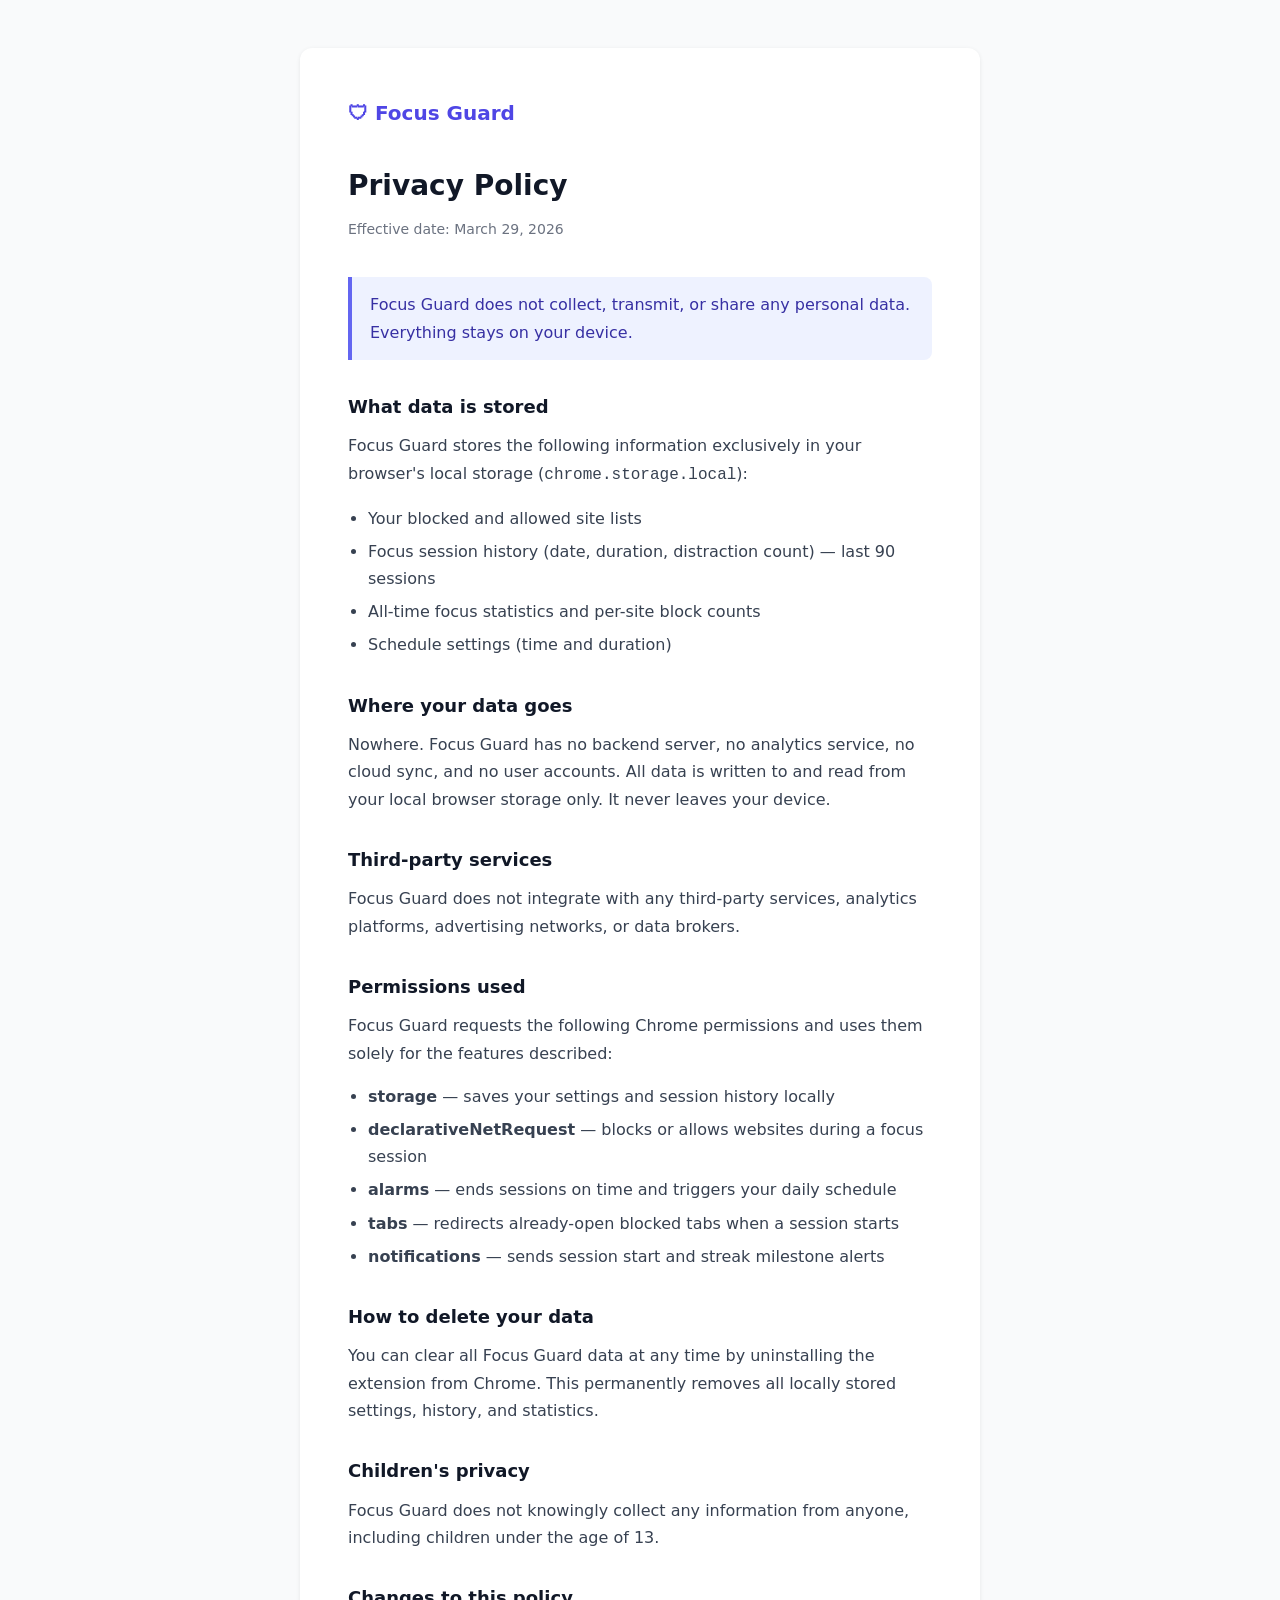
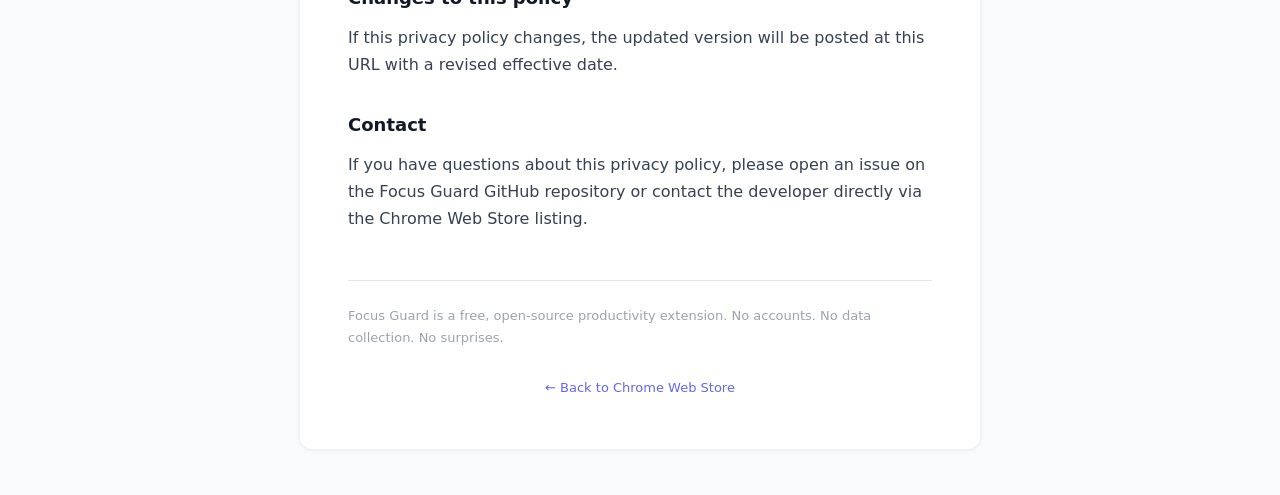
<file: index.html>
<!DOCTYPE html>
<html lang="en">
<head>
  <meta charset="UTF-8" />
  <meta name="viewport" content="width=device-width, initial-scale=1.0" />
  <title>Privacy Policy — Focus Guard</title>
  <style>
    *, *::before, *::after { box-sizing: border-box; margin: 0; padding: 0; }

    body {
      font-family: -apple-system, BlinkMacSystemFont, 'Segoe UI', system-ui, sans-serif;
      font-size: 16px;
      line-height: 1.7;
      color: #111827;
      background: #f9fafb;
      padding: 48px 24px;
    }

    .container {
      max-width: 680px;
      margin: 0 auto;
      background: white;
      border-radius: 12px;
      padding: 48px;
      box-shadow: 0 1px 4px rgba(0,0,0,0.08);
    }

    .logo {
      display: flex;
      align-items: center;
      gap: 10px;
      font-weight: 700;
      font-size: 20px;
      color: #4f46e5;
      margin-bottom: 32px;
    }

    h1 {
      font-size: 28px;
      font-weight: 700;
      color: #111827;
      margin-bottom: 8px;
    }

    .effective-date {
      font-size: 14px;
      color: #6b7280;
      margin-bottom: 36px;
    }

    h2 {
      font-size: 18px;
      font-weight: 700;
      color: #111827;
      margin: 32px 0 10px;
    }

    p { margin-bottom: 16px; color: #374151; }

    ul {
      margin: 8px 0 16px 20px;
      color: #374151;
    }

    ul li { margin-bottom: 6px; }

    .highlight {
      background: #eef2ff;
      border-left: 4px solid #6366f1;
      padding: 14px 18px;
      border-radius: 0 8px 8px 0;
      margin: 24px 0;
      font-weight: 500;
      color: #3730a3;
    }

    .footer {
      margin-top: 48px;
      padding-top: 24px;
      border-top: 1px solid #e5e7eb;
      font-size: 13px;
      color: #9ca3af;
    }
  </style>
</head>
<body>
  <div class="container">

    <div class="logo">🛡 Focus Guard</div>

    <h1>Privacy Policy</h1>
    <p class="effective-date">Effective date: March 29, 2026</p>

    <div class="highlight">
      Focus Guard does not collect, transmit, or share any personal data. Everything stays on your device.
    </div>

    <h2>What data is stored</h2>
    <p>Focus Guard stores the following information exclusively in your browser's local storage (<code>chrome.storage.local</code>):</p>
    <ul>
      <li>Your blocked and allowed site lists</li>
      <li>Focus session history (date, duration, distraction count) — last 90 sessions</li>
      <li>All-time focus statistics and per-site block counts</li>
      <li>Schedule settings (time and duration)</li>
    </ul>

    <h2>Where your data goes</h2>
    <p>Nowhere. Focus Guard has no backend server, no analytics service, no cloud sync, and no user accounts. All data is written to and read from your local browser storage only. It never leaves your device.</p>

    <h2>Third-party services</h2>
    <p>Focus Guard does not integrate with any third-party services, analytics platforms, advertising networks, or data brokers.</p>

    <h2>Permissions used</h2>
    <p>Focus Guard requests the following Chrome permissions and uses them solely for the features described:</p>
    <ul>
      <li><strong>storage</strong> — saves your settings and session history locally</li>
      <li><strong>declarativeNetRequest</strong> — blocks or allows websites during a focus session</li>
      <li><strong>alarms</strong> — ends sessions on time and triggers your daily schedule</li>
      <li><strong>tabs</strong> — redirects already-open blocked tabs when a session starts</li>
      <li><strong>notifications</strong> — sends session start and streak milestone alerts</li>
    </ul>

    <h2>How to delete your data</h2>
    <p>You can clear all Focus Guard data at any time by uninstalling the extension from Chrome. This permanently removes all locally stored settings, history, and statistics.</p>

    <h2>Children's privacy</h2>
    <p>Focus Guard does not knowingly collect any information from anyone, including children under the age of 13.</p>

    <h2>Changes to this policy</h2>
    <p>If this privacy policy changes, the updated version will be posted at this URL with a revised effective date.</p>

    <h2>Contact</h2>
    <p>If you have questions about this privacy policy, please open an issue on the Focus Guard GitHub repository or contact the developer directly via the Chrome Web Store listing.</p>

    <div class="footer">
      Focus Guard is a free, open-source productivity extension. No accounts. No data collection. No surprises.
    </div>

    <div style="margin-top: 24px; text-align:center;">
      <a href="https://chrome.google.com/webstore" style="font-size:13px; color:#6366f1; text-decoration:none;">← Back to Chrome Web Store</a>
    </div>

  </div>
</body>
</html>
</file>
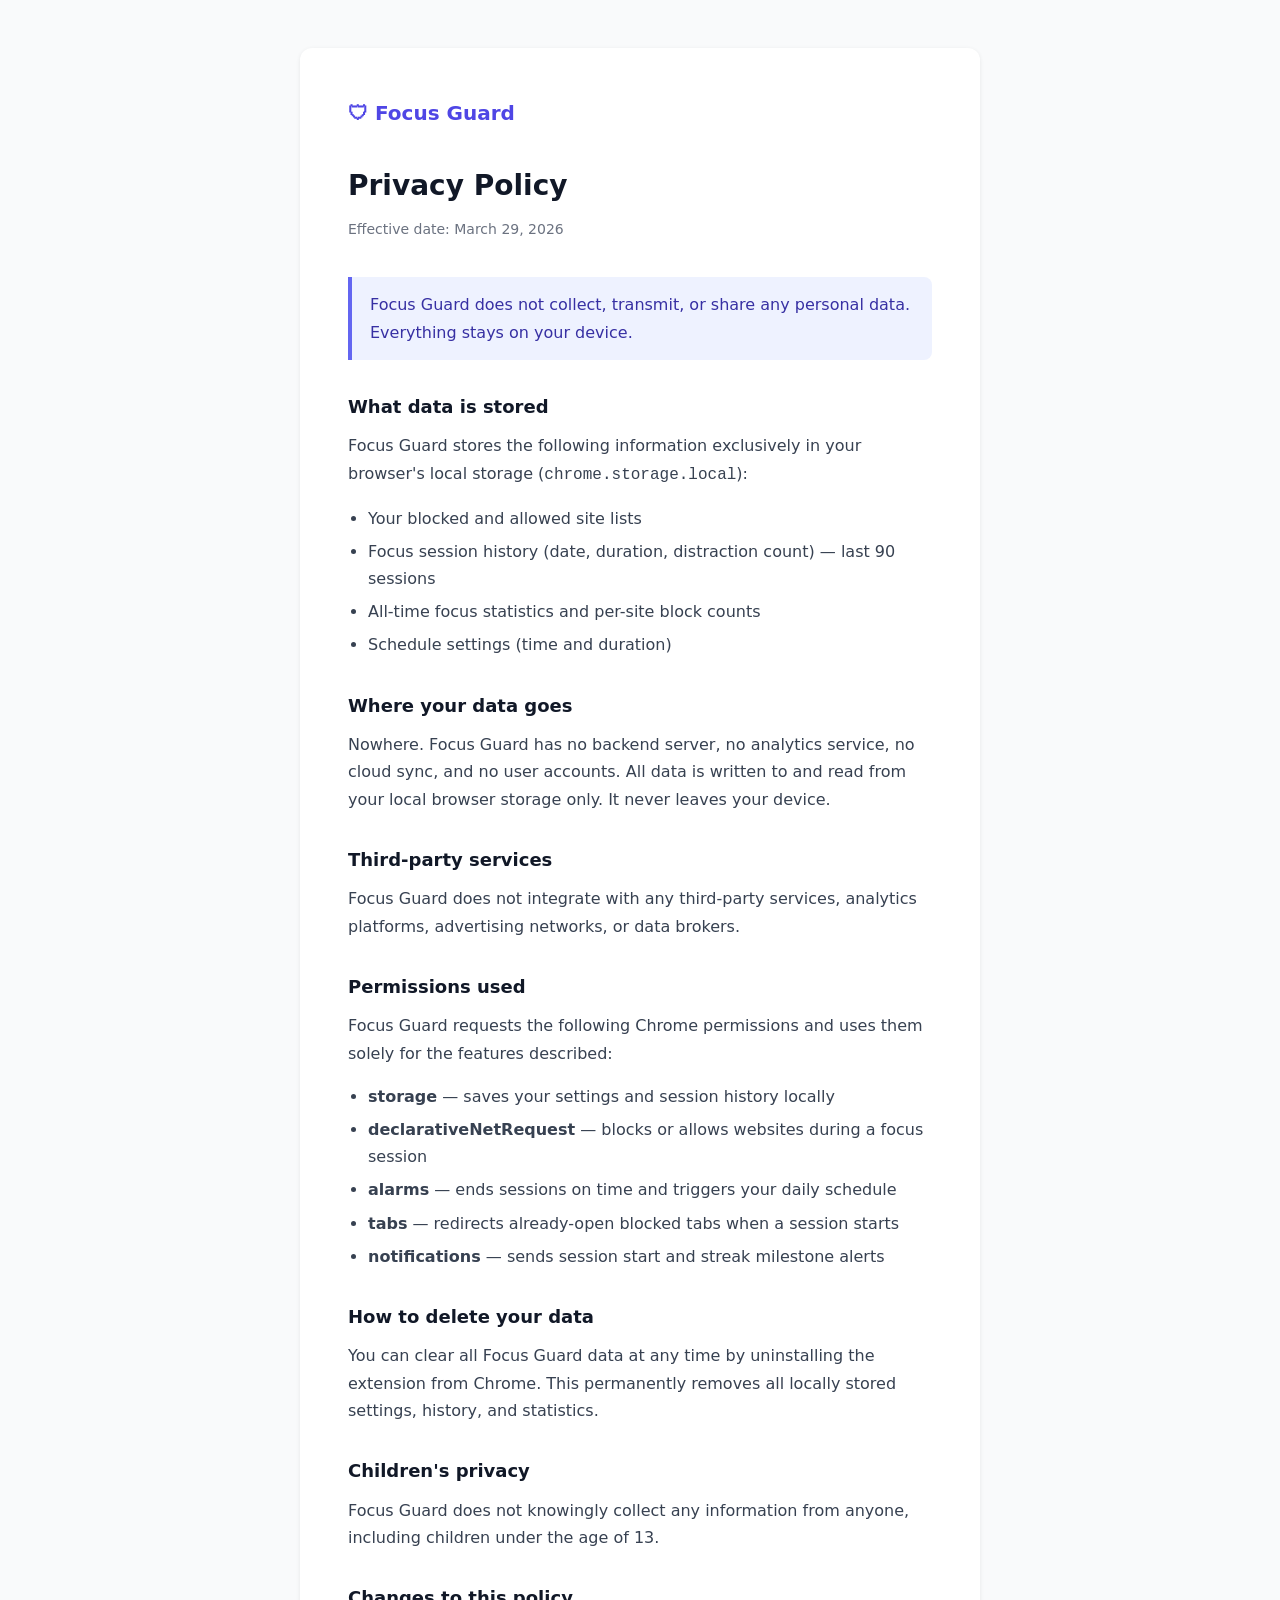
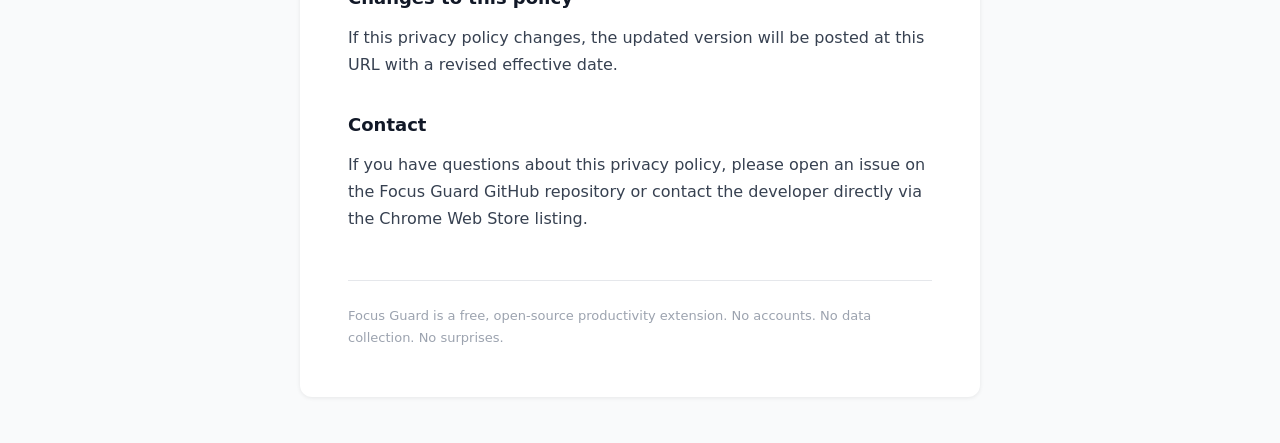
<file: privacy.html>
<!DOCTYPE html>
<html lang="en">
<head>
  <meta charset="UTF-8" />
  <meta name="viewport" content="width=device-width, initial-scale=1.0" />
  <title>Privacy Policy — Focus Guard</title>
  <style>
    *, *::before, *::after { box-sizing: border-box; margin: 0; padding: 0; }

    body {
      font-family: -apple-system, BlinkMacSystemFont, 'Segoe UI', system-ui, sans-serif;
      font-size: 16px;
      line-height: 1.7;
      color: #111827;
      background: #f9fafb;
      padding: 48px 24px;
    }

    .container {
      max-width: 680px;
      margin: 0 auto;
      background: white;
      border-radius: 12px;
      padding: 48px;
      box-shadow: 0 1px 4px rgba(0,0,0,0.08);
    }

    .logo {
      display: flex;
      align-items: center;
      gap: 10px;
      font-weight: 700;
      font-size: 20px;
      color: #4f46e5;
      margin-bottom: 32px;
    }

    h1 {
      font-size: 28px;
      font-weight: 700;
      color: #111827;
      margin-bottom: 8px;
    }

    .effective-date {
      font-size: 14px;
      color: #6b7280;
      margin-bottom: 36px;
    }

    h2 {
      font-size: 18px;
      font-weight: 700;
      color: #111827;
      margin: 32px 0 10px;
    }

    p { margin-bottom: 16px; color: #374151; }

    ul {
      margin: 8px 0 16px 20px;
      color: #374151;
    }

    ul li { margin-bottom: 6px; }

    .highlight {
      background: #eef2ff;
      border-left: 4px solid #6366f1;
      padding: 14px 18px;
      border-radius: 0 8px 8px 0;
      margin: 24px 0;
      font-weight: 500;
      color: #3730a3;
    }

    .footer {
      margin-top: 48px;
      padding-top: 24px;
      border-top: 1px solid #e5e7eb;
      font-size: 13px;
      color: #9ca3af;
    }
  </style>
</head>
<body>
  <div class="container">

    <div class="logo">🛡 Focus Guard</div>

    <h1>Privacy Policy</h1>
    <p class="effective-date">Effective date: March 29, 2026</p>

    <div class="highlight">
      Focus Guard does not collect, transmit, or share any personal data. Everything stays on your device.
    </div>

    <h2>What data is stored</h2>
    <p>Focus Guard stores the following information exclusively in your browser's local storage (<code>chrome.storage.local</code>):</p>
    <ul>
      <li>Your blocked and allowed site lists</li>
      <li>Focus session history (date, duration, distraction count) — last 90 sessions</li>
      <li>All-time focus statistics and per-site block counts</li>
      <li>Schedule settings (time and duration)</li>
    </ul>

    <h2>Where your data goes</h2>
    <p>Nowhere. Focus Guard has no backend server, no analytics service, no cloud sync, and no user accounts. All data is written to and read from your local browser storage only. It never leaves your device.</p>

    <h2>Third-party services</h2>
    <p>Focus Guard does not integrate with any third-party services, analytics platforms, advertising networks, or data brokers.</p>

    <h2>Permissions used</h2>
    <p>Focus Guard requests the following Chrome permissions and uses them solely for the features described:</p>
    <ul>
      <li><strong>storage</strong> — saves your settings and session history locally</li>
      <li><strong>declarativeNetRequest</strong> — blocks or allows websites during a focus session</li>
      <li><strong>alarms</strong> — ends sessions on time and triggers your daily schedule</li>
      <li><strong>tabs</strong> — redirects already-open blocked tabs when a session starts</li>
      <li><strong>notifications</strong> — sends session start and streak milestone alerts</li>
    </ul>

    <h2>How to delete your data</h2>
    <p>You can clear all Focus Guard data at any time by uninstalling the extension from Chrome. This permanently removes all locally stored settings, history, and statistics.</p>

    <h2>Children's privacy</h2>
    <p>Focus Guard does not knowingly collect any information from anyone, including children under the age of 13.</p>

    <h2>Changes to this policy</h2>
    <p>If this privacy policy changes, the updated version will be posted at this URL with a revised effective date.</p>

    <h2>Contact</h2>
    <p>If you have questions about this privacy policy, please open an issue on the Focus Guard GitHub repository or contact the developer directly via the Chrome Web Store listing.</p>

    <div class="footer">
      Focus Guard is a free, open-source productivity extension. No accounts. No data collection. No surprises.
    </div>

  </div>
</body>
</html>
</file>
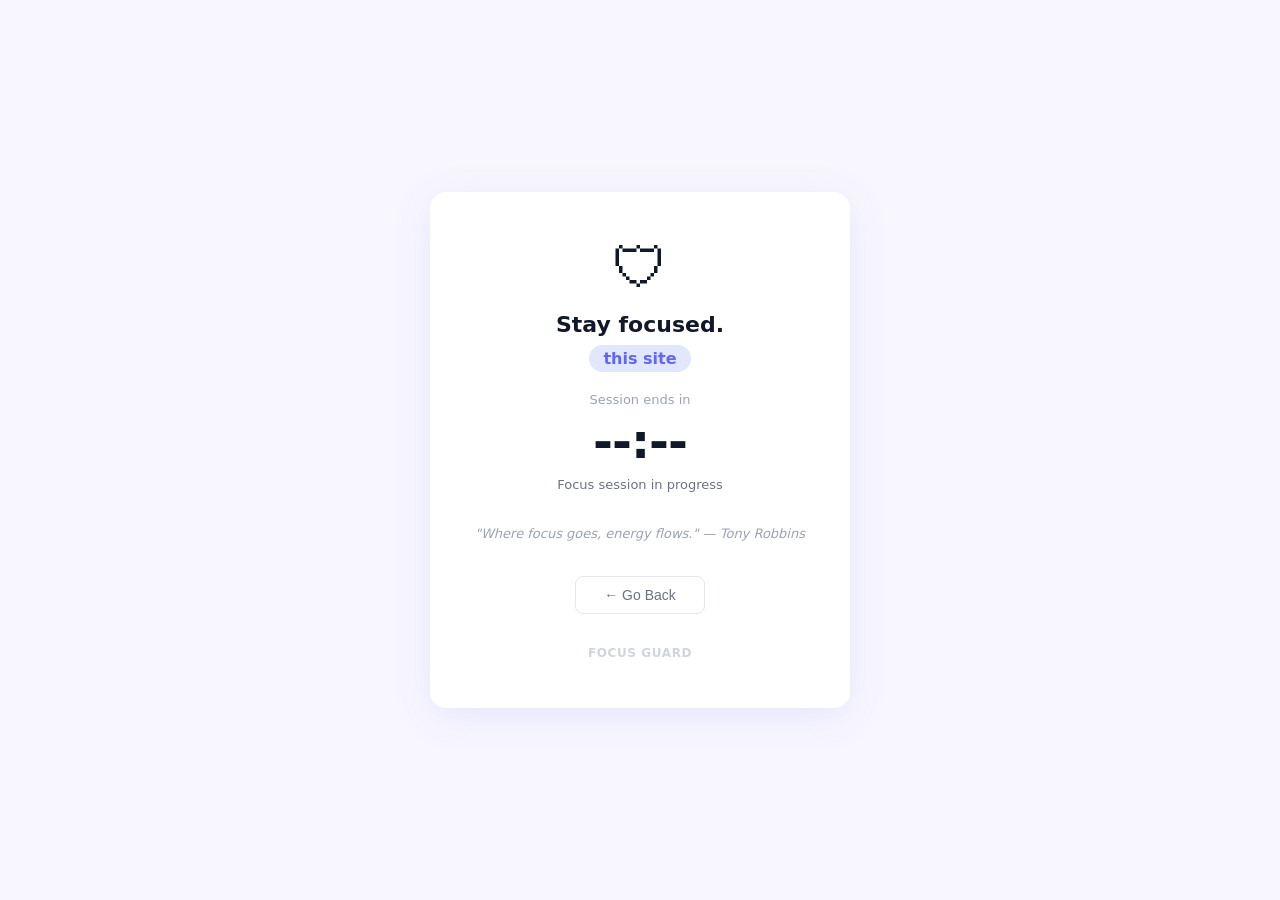
<file: extension/blocked.html>
<!DOCTYPE html>
<html lang="en">
<head>
  <meta charset="UTF-8" />
  <meta name="viewport" content="width=device-width, initial-scale=1.0" />
  <meta name="color-scheme" content="dark light" />
  <title>Site Blocked — Focus Guard</title>
  <style>
    *, *::before, *::after { box-sizing: border-box; margin: 0; padding: 0; }

    body {
      min-height: 100vh;
      display: flex;
      align-items: center;
      justify-content: center;
      background: #f8f7ff;
      font-family: -apple-system, BlinkMacSystemFont, 'Segoe UI', system-ui, sans-serif;
      color: #111827;
    }

    .card {
      background: white;
      border-radius: 16px;
      box-shadow: 0 8px 40px rgba(99, 102, 241, 0.12);
      padding: 48px 40px;
      max-width: 420px;
      width: 90%;
      text-align: center;
    }

    .shield { font-size: 56px; margin-bottom: 16px; line-height: 1; }

    h1 {
      font-size: 22px;
      font-weight: 700;
      color: #111827;
      margin-bottom: 8px;
    }

    .domain {
      display: inline-block;
      font-size: 16px;
      font-weight: 600;
      color: #6366f1;
      background: #e0e7ff;
      padding: 4px 14px;
      border-radius: 20px;
      margin-bottom: 20px;
    }

    .timer-label {
      font-size: 13px;
      color: #9ca3af;
      margin-bottom: 6px;
    }

    .countdown {
      font-size: 48px;
      font-weight: 700;
      font-variant-numeric: tabular-nums;
      letter-spacing: -0.02em;
      color: #111827;
      margin-bottom: 8px;
    }

    .session-label {
      font-size: 13px;
      color: #6b7280;
      margin-bottom: 32px;
    }

    .quote {
      font-size: 13px;
      color: #9ca3af;
      font-style: italic;
      margin-bottom: 32px;
      line-height: 1.5;
    }

    .btn-back {
      display: inline-block;
      padding: 10px 28px;
      background: white;
      color: #6b7280;
      border: 1.5px solid #e5e7eb;
      border-radius: 8px;
      font-size: 14px;
      font-weight: 500;
      cursor: pointer;
      text-decoration: none;
      transition: border-color 0.15s, color 0.15s;
    }

    .btn-back:hover { border-color: #6366f1; color: #6366f1; }

    .logo {
      margin-top: 32px;
      font-size: 12px;
      color: #d1d5db;
      font-weight: 600;
      letter-spacing: 0.05em;
    }

    @media (prefers-color-scheme: dark) {
      body {
        background: #111827;
        color: #f9fafb;
      }
      .card {
        background: #1f2937;
        box-shadow: 0 4px 24px rgba(0,0,0,0.4);
      }
      h1 { color: #f9fafb; }
      .domain {
        color: #818cf8;
        background: #1e1b4b;
      }
      .countdown { color: #f9fafb; }
      .quote { color: #9ca3af; }
      .session-label { color: #9ca3af; }
      .btn-back {
        background: #1f2937;
        color: #d1d5db;
        border-color: #4b5563;
      }
      .btn-back:hover { border-color: #818cf8; color: #818cf8; }
      .logo { color: #6b7280; }
    }
  </style>
</head>
<body>
  <div class="card">
    <div class="shield">🛡</div>
    <h1>Stay focused.</h1>
    <div class="domain" id="domain-display">this site</div>
    <div class="timer-label">Session ends in</div>
    <div class="countdown" id="countdown">--:--</div>
    <div class="session-label" id="session-label">Focus session in progress</div>
    <p class="quote" id="motivational-quote"></p>
    <button class="btn-back" id="btn-go-back">← Go Back</button>
    <div class="logo">FOCUS GUARD</div>
  </div>
  <script src="blocked.js"></script>
</body>
</html>
</file>
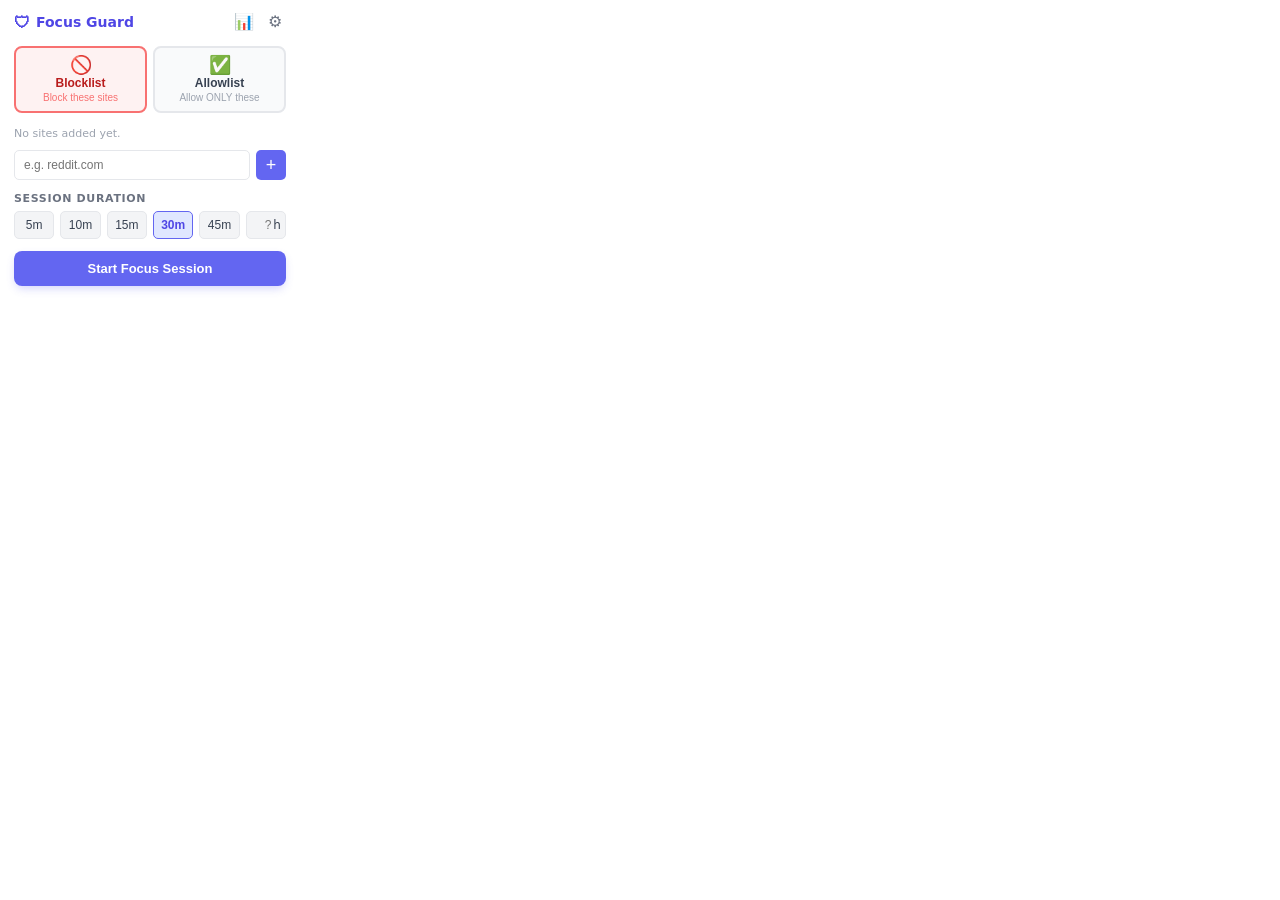
<file: extension/popup.html>
<!DOCTYPE html>
<html lang="en">
<head>
  <meta charset="UTF-8" />
  <meta name="viewport" content="width=device-width, initial-scale=1.0" />
  <title>Focus Guard</title>
  <link rel="stylesheet" href="popup.css" />
</head>
<body>

  <!-- ── Idle View ── -->
  <div id="view-idle" class="view">
    <header class="header">
      <div class="logo">
        <span class="logo-icon">🛡</span>
        <span class="logo-text">Focus Guard</span>
      </div>
      <div class="header-right">
        <button id="btn-stats-idle" class="icon-btn" title="Stats">📊</button>
        <button id="btn-settings" class="icon-btn" title="Settings">⚙</button>
      </div>
    </header>

    <div class="section">
      <div class="mode-picker">
        <button id="mode-btn-block" class="mode-btn mode-btn-block active" type="button">
          <span class="mode-btn-icon">🚫</span>
          <span class="mode-btn-label">Blocklist</span>
          <span class="mode-btn-sub">Block these sites</span>
        </button>
        <button id="mode-btn-allow" class="mode-btn mode-btn-allow" type="button">
          <span class="mode-btn-icon">✅</span>
          <span class="mode-btn-label">Allowlist</span>
          <span class="mode-btn-sub">Allow ONLY these</span>
        </button>
      </div>
      <ul id="site-list" class="site-list"></ul>
      <div class="add-site-row">
        <input id="site-input" type="text" class="site-input" placeholder="e.g. reddit.com" />
        <button id="btn-add-site" class="btn-icon-add">+</button>
      </div>
    </div>

    <div class="section">
      <div class="section-label">Session Duration</div>
      <div class="duration-picker">
        <button class="duration-btn" data-min="5">5m</button>
        <button class="duration-btn" data-min="10">10m</button>
        <button class="duration-btn" data-min="15">15m</button>
        <button class="duration-btn active" data-min="30">30m</button>
        <button class="duration-btn" data-min="45">45m</button>
        <div class="custom-duration" id="custom-duration-wrapper">
          <input type="number" id="custom-duration-input" min="1" max="24" placeholder="?" class="duration-input" />
          <span class="duration-unit">h</span>
        </div>
      </div>
    </div>

    <button id="btn-start" class="btn-primary">Start Focus Session</button>
  </div>

  <!-- ── Active View ── -->
  <div id="view-active" class="view hidden">
    <header class="header header-active">
      <div class="logo">
        <span class="logo-icon">🛡</span>
        <span class="logo-text">Focus Guard</span>
      </div>
      <div class="status-badge">FOCUSING</div>
    </header>

    <div class="timer-display">
      <div id="countdown" class="countdown">00:00</div>
      <div id="timer-label" class="timer-label">remaining</div>
    </div>

    <div class="stats-row">
      <div class="stat-item">
        <span class="stat-value" id="active-sites-count">0</span>
        <span class="stat-label" id="active-sites-label">sites blocked</span>
      </div>
      <div class="stat-divider"></div>
      <div class="stat-item">
        <span class="stat-value" id="active-attempts">0</span>
        <span class="stat-label">distractions</span>
      </div>
    </div>

    <div class="active-sites-section">
      <div class="active-sites-header">
        <span id="active-mode-pill" class="mode-pill"></span>
        <button id="btn-toggle-sites" class="active-sites-toggle" type="button">Manage sites ▾</button>
      </div>
      <div id="active-sites-panel" class="active-sites-panel hidden">
        <ul id="active-site-list" class="site-list site-list-sm"></ul>
        <div class="add-site-row">
          <input id="active-site-input" type="text" class="site-input" placeholder="Add a site..." />
          <button id="active-btn-add-site" class="btn-icon-add">+</button>
        </div>
      </div>
    </div>

    <button id="btn-end" class="btn-secondary">End Session Early</button>
  </div>

  <!-- ── Done View ── -->
  <div id="view-done" class="view hidden">
    <div class="done-icon">✓</div>
    <h2 class="done-title">Session Complete!</h2>

    <div class="done-stats">
      <div class="done-stat">
        <span class="done-stat-value" id="done-minutes">—</span>
        <span class="done-stat-label">minutes focused</span>
      </div>
      <div class="done-stat">
        <span class="done-stat-value" id="done-blocked">—</span>
        <span class="done-stat-label">distractions blocked</span>
      </div>
    </div>

    <div class="done-stat" style="text-align:center; margin-bottom: 10px;">
      <span class="done-stat-value" id="done-streak">0</span>
      <span class="done-stat-label">day streak</span>
    </div>
    <div id="done-cta"></div>
    <button id="btn-start-again" class="btn-primary">Start Another Session</button>
    <button id="btn-done-settings" class="btn-ghost">Settings</button>
  </div>

  <!-- ── Settings View ── -->
  <div id="view-settings" class="view hidden">
    <header class="header">
      <button id="btn-settings-back" class="icon-btn">←</button>
      <span class="view-title">Settings</span>
      <button id="btn-show-stats" class="icon-btn" title="Stats">📊</button>
    </header>

    <div class="section">
      <div class="section-row">
        <div>
          <div class="section-label no-margin">Schedule Mode</div>
          <div class="section-sublabel">Auto-start a session daily</div>
        </div>
        <label class="toggle">
          <input id="schedule-toggle" type="checkbox" />
          <span class="toggle-slider"></span>
        </label>
      </div>
      <div id="schedule-options" class="schedule-options hidden">
        <div class="schedule-row">
          <label class="schedule-label">Start time</label>
          <input id="schedule-time" type="time" class="schedule-time-input" value="09:00" />
        </div>
        <div class="schedule-row">
          <label class="schedule-label">Duration</label>
          <select id="schedule-duration" class="schedule-select">
            <option value="5">5 min</option>
            <option value="10">10 min</option>
            <option value="15">15 min</option>
            <option value="30" selected>30 min</option>
            <option value="45">45 min</option>
            <option value="60">1 hour</option>
            <option value="120">2 hours</option>
            <option value="180">3 hours</option>
          </select>
        </div>
      </div>
    </div>
  </div>

  <!-- ── Stats View ── -->
  <div id="view-stats" class="view hidden">
    <header class="header">
      <button id="btn-stats-back" class="icon-btn">←</button>
      <span class="view-title">Stats</span>
      <span></span>
    </header>

    <div class="stats-summary">
      <div class="summary-card">
        <div class="summary-value" id="stat-total-time">0m</div>
        <div class="summary-label">Total focus time</div>
      </div>
      <div class="summary-card">
        <div class="summary-value" id="stat-week-sessions">0</div>
        <div class="summary-label">Sessions this week</div>
      </div>
      <div class="summary-card">
        <div class="summary-value" id="stat-streak">0</div>
        <div class="summary-label">Day streak</div>
      </div>
      <div class="summary-card">
        <div class="summary-value" id="stat-distractions">0</div>
        <div class="summary-label">All-time blocked</div>
      </div>
    </div>

    <div class="section">
      <div class="section-label">Focus minutes — last 7 days</div>
      <canvas id="stats-chart" width="260" height="120"></canvas>
    </div>

    <div class="section" style="margin-top: 14px;">
      <div class="section-label">Top Distractions</div>
      <ul id="top-sites-list" class="site-list" style="max-height: 140px;"></ul>
    </div>
    <p id="history-truncation-notice" class="hidden" style="font-size:11px; color:var(--gray-400); text-align:center; margin: 4px 0;">
      Showing last 90 sessions. Export to keep full history.
    </p>
    <button id="btn-export-stats" class="btn-outline" style="margin-top: 10px;">Export Stats (JSON)</button>
  </div>

  <script src="popup.js"></script>
</body>
</html>
</file>
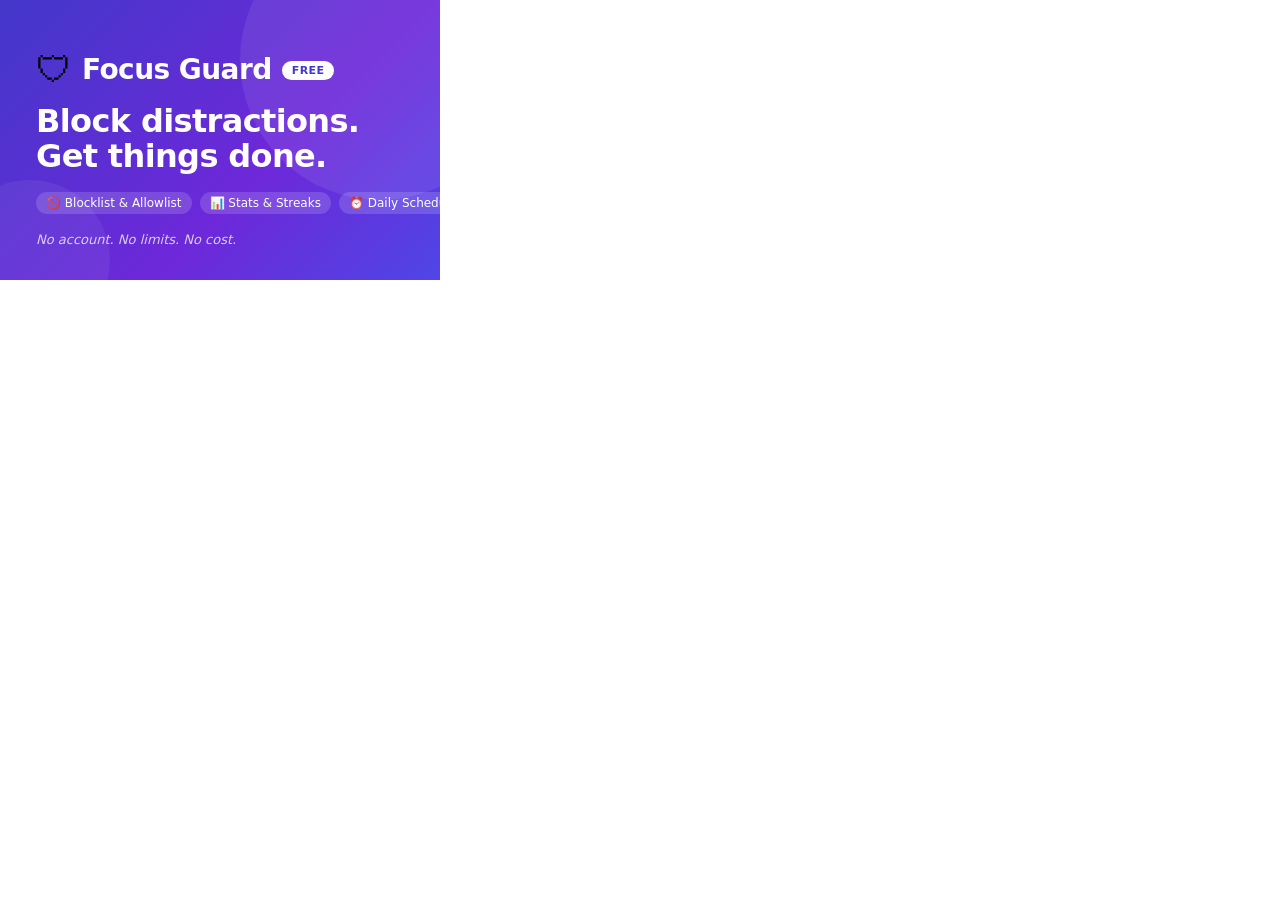
<file: promo/promo-tile-440x280.html>
<!DOCTYPE html>
<html>
<head>
  <meta charset="UTF-8">
  <style>
    * { margin: 0; padding: 0; box-sizing: border-box; }
    html, body {
      width: 440px;
      height: 280px;
      overflow: hidden;
      font-family: -apple-system, BlinkMacSystemFont, 'Segoe UI', system-ui, sans-serif;
    }

    .tile {
      position: relative;
      width: 440px;
      height: 280px;
      background: linear-gradient(135deg, #4338ca 0%, #6d28d9 60%, #4f46e5 100%);
      overflow: hidden;
    }

    /* Decorative circles */
    .circle-large {
      position: absolute;
      top: -80px;
      right: -80px;
      width: 280px;
      height: 280px;
      border-radius: 50%;
      background: rgba(255, 255, 255, 0.08);
      pointer-events: none;
    }

    .circle-small {
      position: absolute;
      bottom: -60px;
      left: -50px;
      width: 160px;
      height: 160px;
      border-radius: 50%;
      background: rgba(255, 255, 255, 0.06);
      pointer-events: none;
    }

    /* Content layer */
    .content {
      position: absolute;
      top: 0;
      left: 0;
      width: 100%;
      height: 100%;
      padding-left: 36px;
      padding-right: 24px;
      display: flex;
      flex-direction: column;
    }

    /* Row 1 — Logo line */
    .logo-row {
      display: flex;
      align-items: center;
      gap: 10px;
      margin-top: 52px;
    }

    .logo-emoji {
      font-size: 36px;
      line-height: 1;
    }

    .logo-text {
      font-size: 28px;
      font-weight: 700;
      color: #ffffff;
      letter-spacing: -0.02em;
      line-height: 1;
    }

    .badge-free {
      background: #ffffff;
      color: #4338ca;
      font-size: 11px;
      font-weight: 700;
      padding: 4px 10px;
      border-radius: 20px;
      line-height: 1;
      letter-spacing: 0.04em;
      flex-shrink: 0;
    }

    /* Row 2 — Headline */
    .headline {
      margin-top: 16px;
    }

    .headline-line {
      font-size: 32px;
      font-weight: 800;
      color: #ffffff;
      line-height: 1.1;
      letter-spacing: -0.02em;
    }

    /* Row 3 — Feature pills */
    .pills-row {
      display: flex;
      gap: 8px;
      margin-top: 18px;
      flex-wrap: nowrap;
    }

    .pill {
      background: rgba(255, 255, 255, 0.15);
      color: #ffffff;
      font-size: 12px;
      font-weight: 500;
      padding: 5px 10px;
      border-radius: 20px;
      white-space: nowrap;
      line-height: 1;
    }

    /* Row 4 — Bottom tagline */
    .tagline {
      margin-top: 18px;
      font-size: 13px;
      color: rgba(255, 255, 255, 0.75);
      font-style: italic;
      font-weight: 400;
    }
  </style>
</head>
<body>
  <div class="tile">
    <!-- Decorative circles -->
    <div class="circle-large"></div>
    <div class="circle-small"></div>

    <!-- Content -->
    <div class="content">
      <!-- Row 1: Logo -->
      <div class="logo-row">
        <span class="logo-emoji">🛡</span>
        <span class="logo-text">Focus Guard</span>
        <span class="badge-free">FREE</span>
      </div>

      <!-- Row 2: Headline -->
      <div class="headline">
        <div class="headline-line">Block distractions.</div>
        <div class="headline-line">Get things done.</div>
      </div>

      <!-- Row 3: Feature pills -->
      <div class="pills-row">
        <span class="pill">🚫 Blocklist &amp; Allowlist</span>
        <span class="pill">📊 Stats &amp; Streaks</span>
        <span class="pill">⏰ Daily Schedule</span>
      </div>

      <!-- Row 4: Tagline -->
      <div class="tagline">No account. No limits. No cost.</div>
    </div>
  </div>
</body>
</html>
</file>
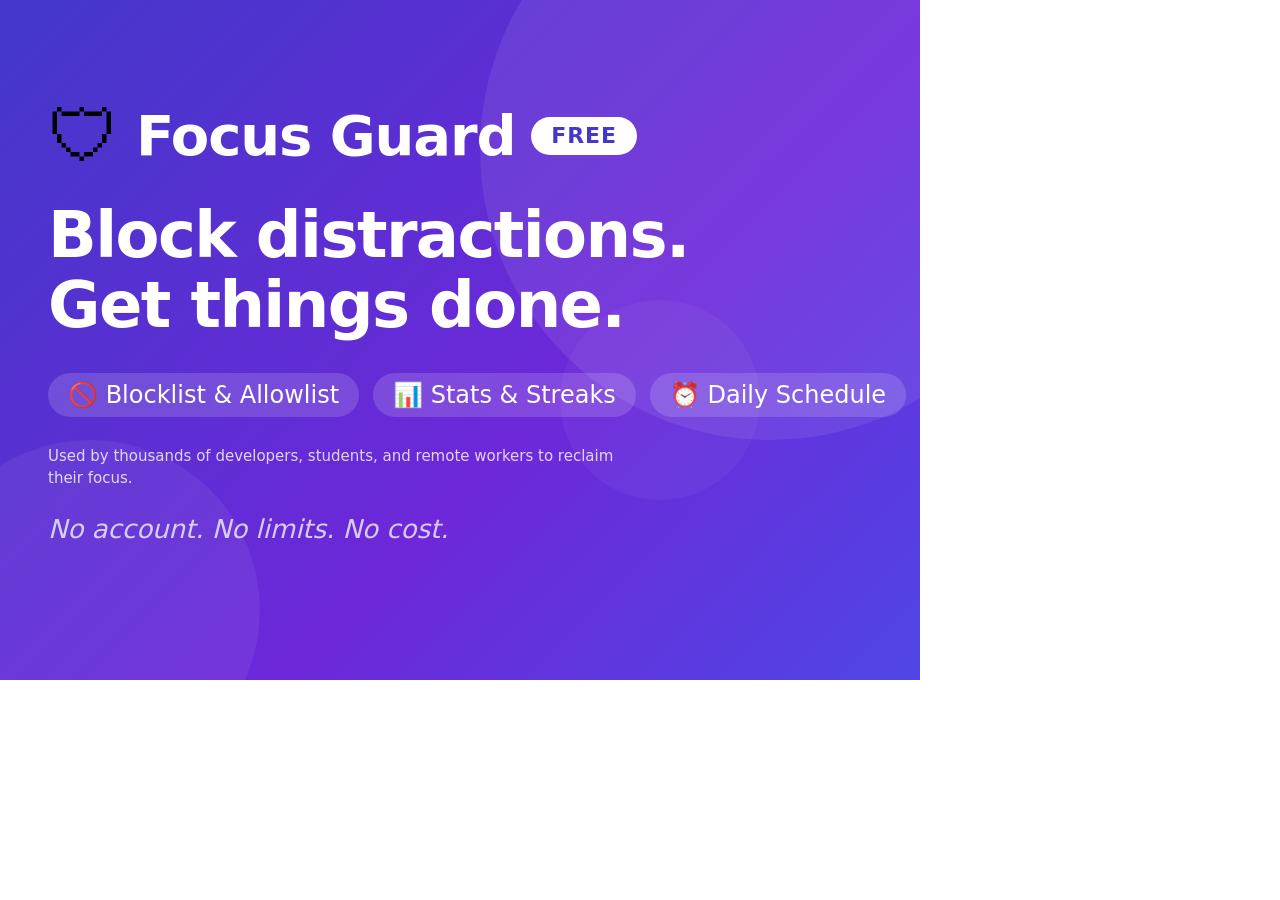
<file: promo/promo-tile-920x680.html>
<!DOCTYPE html>
<html>
<head>
  <meta charset="UTF-8">
  <style>
    * { margin: 0; padding: 0; box-sizing: border-box; }
    html, body {
      width: 920px;
      height: 680px;
      overflow: hidden;
      font-family: -apple-system, BlinkMacSystemFont, 'Segoe UI', system-ui, sans-serif;
    }

    .tile {
      position: relative;
      width: 920px;
      height: 680px;
      background: linear-gradient(135deg, #4338ca 0%, #6d28d9 60%, #4f46e5 100%);
      overflow: hidden;
    }

    /* Decorative circles */
    .circle-large {
      position: absolute;
      top: -140px;
      right: -140px;
      width: 580px;
      height: 580px;
      border-radius: 50%;
      background: rgba(255, 255, 255, 0.08);
      pointer-events: none;
    }

    .circle-small {
      position: absolute;
      bottom: -100px;
      left: -80px;
      width: 340px;
      height: 340px;
      border-radius: 50%;
      background: rgba(255, 255, 255, 0.06);
      pointer-events: none;
    }

    /* Extra subtle circle for visual depth */
    .circle-mid {
      position: absolute;
      top: 300px;
      right: 160px;
      width: 200px;
      height: 200px;
      border-radius: 50%;
      background: rgba(255, 255, 255, 0.04);
      pointer-events: none;
    }

    /* Content layer */
    .content {
      position: absolute;
      top: 0;
      left: 0;
      width: 100%;
      height: 100%;
      padding-left: 48px;
      padding-right: 48px;
      display: flex;
      flex-direction: column;
    }

    /* Row 1 — Logo line */
    .logo-row {
      display: flex;
      align-items: center;
      gap: 16px;
      margin-top: 100px;
    }

    .logo-emoji {
      font-size: 72px;
      line-height: 1;
    }

    .logo-text {
      font-size: 56px;
      font-weight: 700;
      color: #ffffff;
      letter-spacing: -0.02em;
      line-height: 1;
    }

    .badge-free {
      background: #ffffff;
      color: #4338ca;
      font-size: 22px;
      font-weight: 700;
      padding: 8px 20px;
      border-radius: 40px;
      line-height: 1;
      letter-spacing: 0.04em;
      flex-shrink: 0;
    }

    /* Row 2 — Headline */
    .headline {
      margin-top: 28px;
    }

    .headline-line {
      font-size: 64px;
      font-weight: 800;
      color: #ffffff;
      line-height: 1.1;
      letter-spacing: -0.025em;
    }

    /* Row 3 — Feature pills */
    .pills-row {
      display: flex;
      gap: 14px;
      margin-top: 32px;
      flex-wrap: nowrap;
    }

    .pill {
      background: rgba(255, 255, 255, 0.15);
      color: #ffffff;
      font-size: 24px;
      font-weight: 500;
      padding: 10px 20px;
      border-radius: 40px;
      white-space: nowrap;
      line-height: 1;
    }

    /* Mockup description */
    .description {
      margin-top: 28px;
      font-size: 15px;
      color: rgba(255, 255, 255, 0.80);
      font-weight: 400;
      max-width: 600px;
      line-height: 1.5;
    }

    /* Row 4 — Bottom tagline */
    .tagline {
      margin-top: 24px;
      font-size: 26px;
      color: rgba(255, 255, 255, 0.75);
      font-style: italic;
      font-weight: 400;
    }
  </style>
</head>
<body>
  <div class="tile">
    <!-- Decorative circles -->
    <div class="circle-large"></div>
    <div class="circle-small"></div>
    <div class="circle-mid"></div>

    <!-- Content -->
    <div class="content">
      <!-- Row 1: Logo -->
      <div class="logo-row">
        <span class="logo-emoji">🛡</span>
        <span class="logo-text">Focus Guard</span>
        <span class="badge-free">FREE</span>
      </div>

      <!-- Row 2: Headline -->
      <div class="headline">
        <div class="headline-line">Block distractions.</div>
        <div class="headline-line">Get things done.</div>
      </div>

      <!-- Row 3: Feature pills -->
      <div class="pills-row">
        <span class="pill">🚫 Blocklist &amp; Allowlist</span>
        <span class="pill">📊 Stats &amp; Streaks</span>
        <span class="pill">⏰ Daily Schedule</span>
      </div>

      <!-- Mockup description -->
      <div class="description">
        Used by thousands of developers, students, and remote workers to reclaim their focus.
      </div>

      <!-- Row 4: Tagline -->
      <div class="tagline">No account. No limits. No cost.</div>
    </div>
  </div>
</body>
</html>
</file>
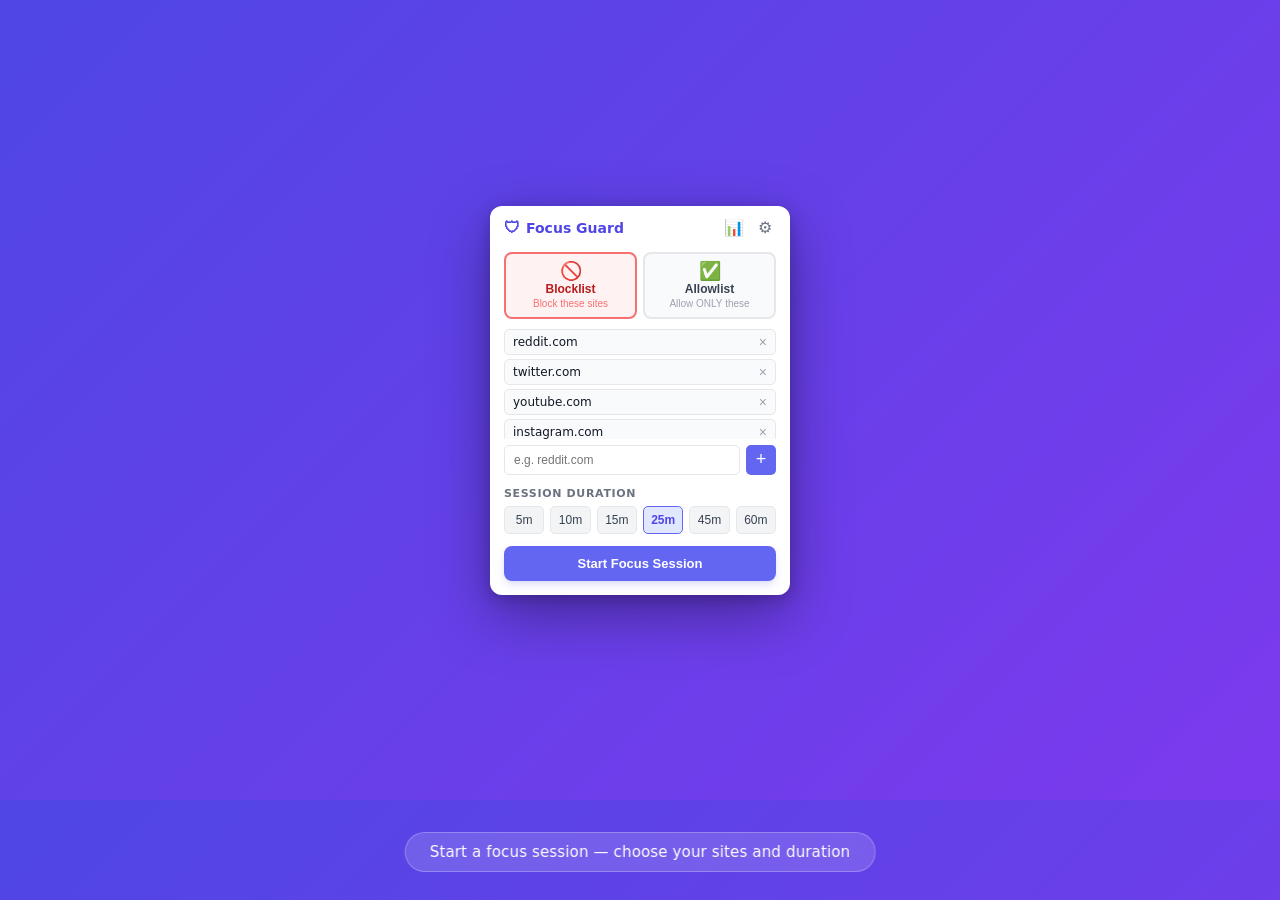
<file: screenshots/screenshot-1-idle.html>
<!DOCTYPE html>
<html lang="en">
<head>
  <meta charset="UTF-8">
  <meta name="viewport" content="width=1280">
  <title>Focus Guard — Screenshot 1: Idle</title>
  <style>
    *, *::before, *::after { box-sizing: border-box; margin: 0; padding: 0; }
    html, body { width: 1280px; height: 800px; overflow: hidden; }
    body {
      display: flex;
      align-items: center;
      justify-content: center;
      background: linear-gradient(135deg, #4f46e5 0%, #7c3aed 100%);
      font-family: -apple-system, BlinkMacSystemFont, 'Segoe UI', system-ui, sans-serif;
    }

    /* ── Popup wrapper ── */
    .popup-wrap {
      width: 300px;
      background: #fff;
      border-radius: 12px;
      box-shadow: 0 20px 60px rgba(0,0,0,0.35), 0 4px 16px rgba(0,0,0,0.2);
      overflow: hidden;
    }

    /* ── CSS Variables ── */
    .popup-wrap {
      --indigo: #6366f1;
      --indigo-dark: #4f46e5;
      --indigo-light: #e0e7ff;
      --green: #22c55e;
      --red: #ef4444;
      --gray-50: #f9fafb;
      --gray-100: #f3f4f6;
      --gray-200: #e5e7eb;
      --gray-400: #9ca3af;
      --gray-500: #6b7280;
      --gray-700: #374151;
      --gray-900: #111827;
      --radius: 8px;
      --radius-sm: 5px;
      font-size: 13px;
      color: var(--gray-900);
    }

    .view { padding: 12px 14px 14px; }

    /* Header */
    .header {
      display: flex;
      align-items: center;
      justify-content: space-between;
      margin-bottom: 14px;
    }
    .logo {
      display: flex;
      align-items: center;
      gap: 6px;
      font-weight: 700;
      font-size: 14px;
      color: var(--indigo-dark);
    }
    .logo-icon { font-size: 16px; }
    .header-right { display: flex; align-items: center; gap: 6px; }
    .icon-btn {
      background: transparent;
      border: none;
      cursor: pointer;
      font-size: 16px;
      padding: 2px 4px;
      color: var(--gray-500);
      line-height: 1;
      border-radius: var(--radius-sm);
    }

    /* Sections */
    .section { margin-bottom: 12px; }
    .section-label {
      font-size: 11px;
      font-weight: 600;
      color: var(--gray-500);
      text-transform: uppercase;
      letter-spacing: 0.06em;
      margin-bottom: 6px;
    }

    /* Mode picker */
    .mode-picker { display: flex; gap: 6px; margin-bottom: 10px; }
    .mode-btn {
      flex: 1;
      display: flex;
      flex-direction: column;
      align-items: center;
      gap: 2px;
      padding: 8px 6px;
      border: 2px solid var(--gray-200);
      border-radius: var(--radius);
      background: var(--gray-50);
      cursor: pointer;
      text-align: center;
    }
    .mode-btn-icon { font-size: 18px; line-height: 1; }
    .mode-btn-label { font-size: 12px; font-weight: 700; color: var(--gray-700); }
    .mode-btn-sub { font-size: 10px; color: var(--gray-400); font-weight: 400; }
    .mode-btn-block.active { border-color: #f87171; background: #fef2f2; }
    .mode-btn-block.active .mode-btn-label { color: #b91c1c; }
    .mode-btn-block.active .mode-btn-sub { color: #f87171; }

    /* Site list */
    .site-list {
      list-style: none;
      display: flex;
      flex-direction: column;
      gap: 4px;
      margin-bottom: 6px;
      max-height: 110px;
      overflow-y: auto;
    }
    .site-item {
      display: flex;
      align-items: center;
      justify-content: space-between;
      background: var(--gray-50);
      border: 1px solid var(--gray-200);
      border-radius: var(--radius-sm);
      padding: 5px 8px;
      font-size: 12px;
    }
    .site-remove {
      background: transparent;
      border: none;
      cursor: pointer;
      color: var(--gray-400);
      font-size: 14px;
      line-height: 1;
      padding: 4px;
      margin: -4px;
    }
    .add-site-row { display: flex; gap: 6px; }
    .site-input {
      flex: 1;
      padding: 6px 9px;
      border: 1.5px solid var(--gray-200);
      border-radius: var(--radius-sm);
      font-size: 12px;
      outline: none;
    }
    .btn-icon-add {
      width: 30px;
      height: 30px;
      background: var(--indigo);
      color: white;
      border: none;
      border-radius: var(--radius-sm);
      font-size: 18px;
      cursor: pointer;
      display: flex;
      align-items: center;
      justify-content: center;
      line-height: 1;
      padding-bottom: 1px;
    }

    /* Duration picker */
    .duration-picker { display: flex; gap: 6px; flex-wrap: wrap; }
    .duration-btn {
      flex: 1;
      padding: 6px 4px;
      background: var(--gray-100);
      border: 1.5px solid var(--gray-200);
      border-radius: var(--radius-sm);
      font-size: 12px;
      font-weight: 500;
      cursor: pointer;
      color: var(--gray-700);
    }
    .duration-btn.active {
      background: var(--indigo-light);
      border-color: var(--indigo);
      color: var(--indigo-dark);
      font-weight: 700;
    }

    /* Primary button */
    .btn-primary {
      display: block;
      width: 100%;
      padding: 10px;
      background: var(--indigo);
      color: white;
      border: none;
      border-radius: var(--radius);
      font-size: 13px;
      font-weight: 600;
      cursor: pointer;
      margin-top: 10px;
      box-shadow: 0 4px 10px -2px rgba(99, 102, 241, 0.3);
    }

    /* Caption bar */
    .caption-bar {
      position: fixed;
      bottom: 28px;
      left: 50%;
      transform: translateX(-50%);
      background: rgba(255,255,255,0.15);
      backdrop-filter: blur(8px);
      color: white;
      font-family: -apple-system, BlinkMacSystemFont, 'Segoe UI', system-ui, sans-serif;
      font-size: 15px;
      font-weight: 500;
      padding: 10px 24px;
      border-radius: 30px;
      letter-spacing: 0.01em;
      white-space: nowrap;
      border: 1px solid rgba(255,255,255,0.25);
    }
  </style>
</head>
<body>
  <div class="popup-wrap">
    <div class="view">
      <!-- Header -->
      <header class="header">
        <div class="logo">
          <span class="logo-icon">🛡</span>
          <span class="logo-text">Focus Guard</span>
        </div>
        <div class="header-right">
          <button class="icon-btn" title="Stats">📊</button>
          <button class="icon-btn" title="Settings">⚙</button>
        </div>
      </header>

      <!-- Mode picker -->
      <div class="section">
        <div class="mode-picker">
          <button class="mode-btn mode-btn-block active" type="button">
            <span class="mode-btn-icon">🚫</span>
            <span class="mode-btn-label">Blocklist</span>
            <span class="mode-btn-sub">Block these sites</span>
          </button>
          <button class="mode-btn mode-btn-allow" type="button">
            <span class="mode-btn-icon">✅</span>
            <span class="mode-btn-label">Allowlist</span>
            <span class="mode-btn-sub">Allow ONLY these</span>
          </button>
        </div>

        <ul class="site-list">
          <li class="site-item"><span>reddit.com</span><button class="site-remove">×</button></li>
          <li class="site-item"><span>twitter.com</span><button class="site-remove">×</button></li>
          <li class="site-item"><span>youtube.com</span><button class="site-remove">×</button></li>
          <li class="site-item"><span>instagram.com</span><button class="site-remove">×</button></li>
        </ul>

        <div class="add-site-row">
          <input type="text" class="site-input" placeholder="e.g. reddit.com" />
          <button class="btn-icon-add">+</button>
        </div>
      </div>

      <!-- Duration picker -->
      <div class="section">
        <div class="section-label">Session Duration</div>
        <div class="duration-picker">
          <button class="duration-btn" data-min="5">5m</button>
          <button class="duration-btn" data-min="10">10m</button>
          <button class="duration-btn" data-min="15">15m</button>
          <button class="duration-btn" data-min="25" style="background:#e0e7ff;border-color:#6366f1;color:#4f46e5;font-weight:700;">25m</button>
          <button class="duration-btn" data-min="45">45m</button>
          <button class="duration-btn" data-min="60">60m</button>
        </div>
      </div>

      <button class="btn-primary">Start Focus Session</button>
    </div>
  </div>

  <div class="caption-bar">Start a focus session — choose your sites and duration</div>
</body>
</html>
</file>
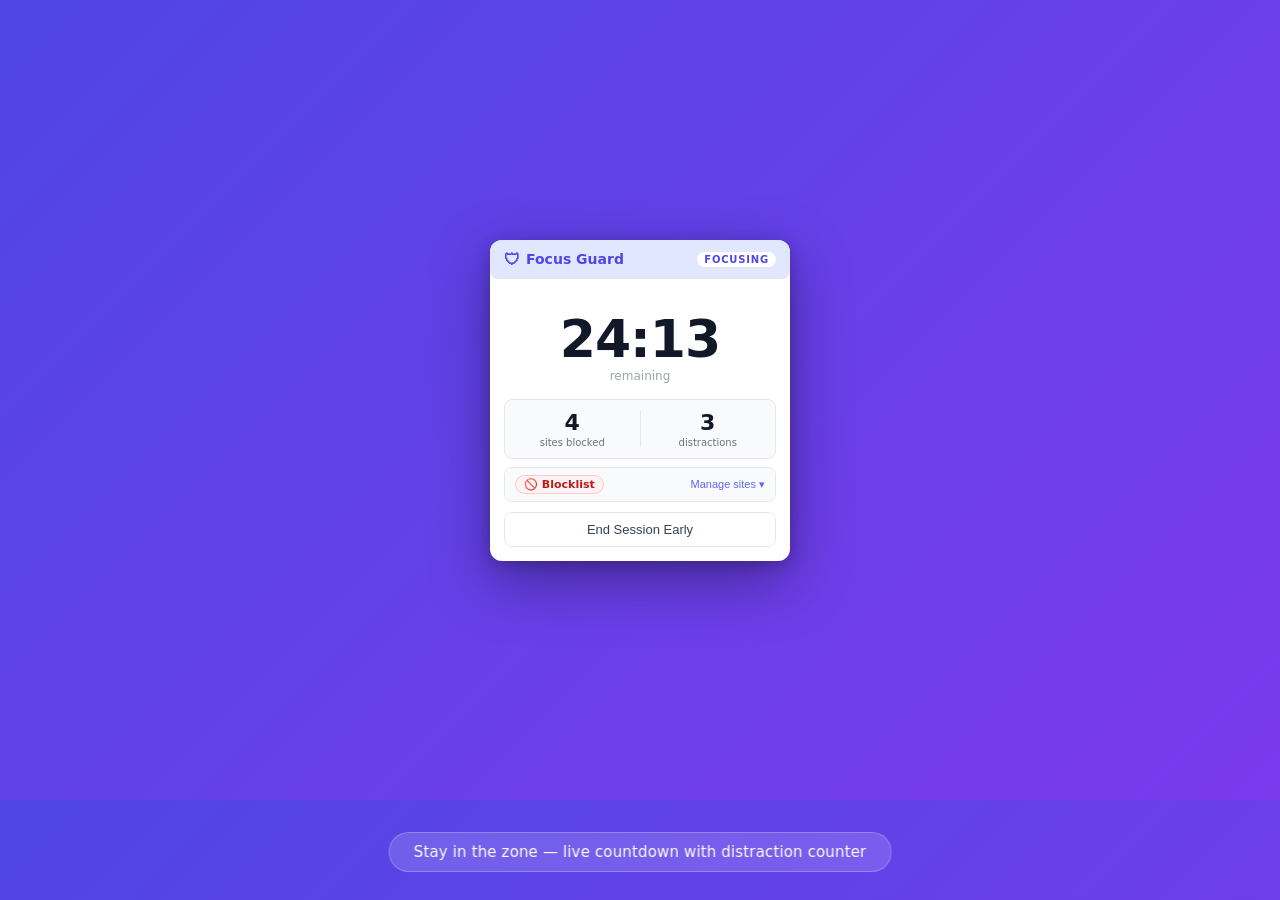
<file: screenshots/screenshot-2-active.html>
<!DOCTYPE html>
<html lang="en">
<head>
  <meta charset="UTF-8">
  <meta name="viewport" content="width=1280">
  <title>Focus Guard — Screenshot 2: Active</title>
  <style>
    *, *::before, *::after { box-sizing: border-box; margin: 0; padding: 0; }
    html, body { width: 1280px; height: 800px; overflow: hidden; }
    body {
      display: flex;
      align-items: center;
      justify-content: center;
      background: linear-gradient(135deg, #4f46e5 0%, #7c3aed 100%);
      font-family: -apple-system, BlinkMacSystemFont, 'Segoe UI', system-ui, sans-serif;
    }

    .popup-wrap {
      width: 300px;
      background: #fff;
      border-radius: 12px;
      box-shadow: 0 20px 60px rgba(0,0,0,0.35), 0 4px 16px rgba(0,0,0,0.2);
      overflow: hidden;
    }

    .popup-wrap {
      --indigo: #6366f1;
      --indigo-dark: #4f46e5;
      --indigo-light: #e0e7ff;
      --green: #22c55e;
      --red: #ef4444;
      --gray-50: #f9fafb;
      --gray-100: #f3f4f6;
      --gray-200: #e5e7eb;
      --gray-400: #9ca3af;
      --gray-500: #6b7280;
      --gray-700: #374151;
      --gray-900: #111827;
      --radius: 8px;
      --radius-sm: 5px;
      font-size: 13px;
      color: var(--gray-900);
    }

    .view { padding: 12px 14px 14px; }

    /* Header */
    .header {
      display: flex;
      align-items: center;
      justify-content: space-between;
      margin-bottom: 14px;
    }
    .header-active {
      background: var(--indigo-light);
      margin: -12px -14px 14px;
      padding: 10px 14px;
      border-radius: 0 0 var(--radius) var(--radius);
    }
    .logo {
      display: flex;
      align-items: center;
      gap: 6px;
      font-weight: 700;
      font-size: 14px;
      color: var(--indigo-dark);
    }
    .logo-icon { font-size: 16px; }
    .status-badge {
      font-size: 10px;
      font-weight: 700;
      letter-spacing: 0.08em;
      color: var(--indigo-dark);
      background: white;
      padding: 2px 7px;
      border-radius: 20px;
    }

    /* Timer */
    .timer-display {
      text-align: center;
      padding: 20px 0 16px;
    }
    .countdown {
      font-size: 52px;
      font-weight: 700;
      font-variant-numeric: tabular-nums;
      letter-spacing: -0.02em;
      color: var(--gray-900);
      line-height: 1;
    }
    .timer-label {
      font-size: 12px;
      color: var(--gray-400);
      margin-top: 4px;
    }

    /* Stats row */
    .stats-row {
      display: flex;
      align-items: center;
      justify-content: center;
      background: var(--gray-50);
      border: 1px solid var(--gray-200);
      border-radius: var(--radius);
      overflow: hidden;
      margin-bottom: 4px;
    }
    .stat-item {
      flex: 1;
      display: flex;
      flex-direction: column;
      align-items: center;
      padding: 10px 8px;
    }
    .stat-value {
      font-size: 22px;
      font-weight: 700;
      color: var(--gray-900);
      font-variant-numeric: tabular-nums;
    }
    .stat-label {
      font-size: 10px;
      color: var(--gray-500);
      margin-top: 2px;
    }
    .stat-divider {
      width: 1px;
      height: 36px;
      background: var(--gray-200);
    }

    /* Active sites section */
    .active-sites-section {
      margin: 8px 0 4px;
      border: 1px solid var(--gray-200);
      border-radius: var(--radius);
      overflow: hidden;
    }
    .active-sites-header {
      display: flex;
      align-items: center;
      justify-content: space-between;
      padding: 7px 10px;
      background: var(--gray-50);
    }
    .mode-pill {
      font-size: 11px;
      font-weight: 700;
      padding: 2px 8px;
      border-radius: 20px;
    }
    .mode-pill-block {
      background: #fef2f2;
      color: #b91c1c;
      border: 1px solid #fecaca;
    }
    .active-sites-toggle {
      background: transparent;
      border: none;
      font-size: 11px;
      color: var(--indigo);
      cursor: pointer;
      padding: 0;
      font-weight: 500;
    }

    /* Secondary button */
    .btn-secondary {
      display: block;
      width: 100%;
      padding: 9px;
      background: white;
      color: var(--gray-700);
      border: 1.5px solid var(--gray-200);
      border-radius: var(--radius);
      font-size: 13px;
      font-weight: 500;
      cursor: pointer;
      margin-top: 10px;
    }

    /* Caption bar */
    .caption-bar {
      position: fixed;
      bottom: 28px;
      left: 50%;
      transform: translateX(-50%);
      background: rgba(255,255,255,0.15);
      backdrop-filter: blur(8px);
      color: white;
      font-family: -apple-system, BlinkMacSystemFont, 'Segoe UI', system-ui, sans-serif;
      font-size: 15px;
      font-weight: 500;
      padding: 10px 24px;
      border-radius: 30px;
      letter-spacing: 0.01em;
      white-space: nowrap;
      border: 1px solid rgba(255,255,255,0.25);
    }
  </style>
</head>
<body>
  <div class="popup-wrap">
    <div class="view">
      <!-- Active header -->
      <header class="header header-active">
        <div class="logo">
          <span class="logo-icon">🛡</span>
          <span class="logo-text">Focus Guard</span>
        </div>
        <div class="status-badge">FOCUSING</div>
      </header>

      <!-- Countdown -->
      <div class="timer-display">
        <div class="countdown">24:13</div>
        <div class="timer-label">remaining</div>
      </div>

      <!-- Stats row -->
      <div class="stats-row">
        <div class="stat-item">
          <span class="stat-value">4</span>
          <span class="stat-label">sites blocked</span>
        </div>
        <div class="stat-divider"></div>
        <div class="stat-item">
          <span class="stat-value">3</span>
          <span class="stat-label">distractions</span>
        </div>
      </div>

      <!-- Active sites section (collapsed) -->
      <div class="active-sites-section">
        <div class="active-sites-header">
          <span class="mode-pill mode-pill-block">🚫 Blocklist</span>
          <button class="active-sites-toggle">Manage sites ▾</button>
        </div>
      </div>

      <button class="btn-secondary">End Session Early</button>
    </div>
  </div>

  <div class="caption-bar">Stay in the zone — live countdown with distraction counter</div>
</body>
</html>
</file>
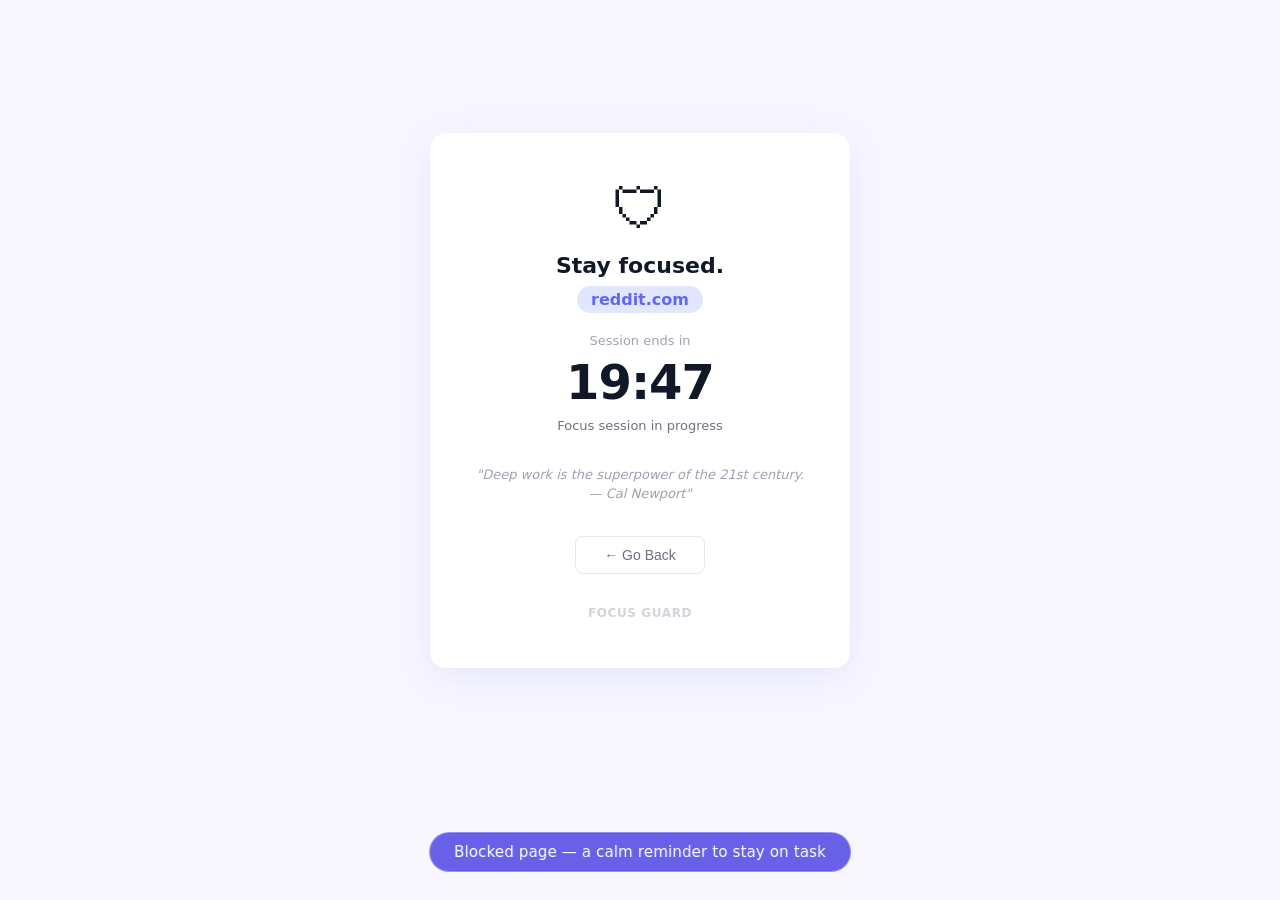
<file: screenshots/screenshot-3-blocked.html>
<!DOCTYPE html>
<html lang="en">
<head>
  <meta charset="UTF-8">
  <meta name="viewport" content="width=1280">
  <title>Focus Guard — Screenshot 3: Blocked Page</title>
  <style>
    *, *::before, *::after { box-sizing: border-box; margin: 0; padding: 0; }
    html, body { width: 1280px; height: 800px; overflow: hidden; }

    body {
      min-height: 800px;
      display: flex;
      align-items: center;
      justify-content: center;
      background: #f8f7ff;
      font-family: -apple-system, BlinkMacSystemFont, 'Segoe UI', system-ui, sans-serif;
      color: #111827;
    }

    .card {
      background: white;
      border-radius: 16px;
      box-shadow: 0 8px 40px rgba(99, 102, 241, 0.12);
      padding: 48px 40px;
      max-width: 420px;
      width: 90%;
      text-align: center;
    }

    .shield { font-size: 56px; margin-bottom: 16px; line-height: 1; }

    h1 {
      font-size: 22px;
      font-weight: 700;
      color: #111827;
      margin-bottom: 8px;
    }

    .domain {
      display: inline-block;
      font-size: 16px;
      font-weight: 600;
      color: #6366f1;
      background: #e0e7ff;
      padding: 4px 14px;
      border-radius: 20px;
      margin-bottom: 20px;
    }

    .timer-label {
      font-size: 13px;
      color: #9ca3af;
      margin-bottom: 6px;
    }

    .countdown {
      font-size: 48px;
      font-weight: 700;
      font-variant-numeric: tabular-nums;
      letter-spacing: -0.02em;
      color: #111827;
      margin-bottom: 8px;
    }

    .session-label {
      font-size: 13px;
      color: #6b7280;
      margin-bottom: 32px;
    }

    .quote {
      font-size: 13px;
      color: #9ca3af;
      font-style: italic;
      margin-bottom: 32px;
      line-height: 1.5;
    }

    .btn-back {
      display: inline-block;
      padding: 10px 28px;
      background: white;
      color: #6b7280;
      border: 1.5px solid #e5e7eb;
      border-radius: 8px;
      font-size: 14px;
      font-weight: 500;
      cursor: pointer;
      text-decoration: none;
      transition: border-color 0.15s, color 0.15s;
    }

    .logo {
      margin-top: 32px;
      font-size: 12px;
      color: #d1d5db;
      font-weight: 600;
      letter-spacing: 0.05em;
    }

    /* Caption bar */
    .caption-bar {
      position: fixed;
      bottom: 28px;
      left: 50%;
      transform: translateX(-50%);
      background: rgba(79, 70, 229, 0.85);
      backdrop-filter: blur(8px);
      color: white;
      font-family: -apple-system, BlinkMacSystemFont, 'Segoe UI', system-ui, sans-serif;
      font-size: 15px;
      font-weight: 500;
      padding: 10px 24px;
      border-radius: 30px;
      letter-spacing: 0.01em;
      white-space: nowrap;
      border: 1px solid rgba(255,255,255,0.3);
    }
  </style>
</head>
<body>
  <div class="card">
    <div class="shield">🛡</div>
    <h1>Stay focused.</h1>
    <div class="domain">reddit.com</div>
    <div class="timer-label">Session ends in</div>
    <div class="countdown">19:47</div>
    <div class="session-label">Focus session in progress</div>
    <p class="quote">"Deep work is the superpower of the 21st century. — Cal Newport"</p>
    <button class="btn-back">← Go Back</button>
    <div class="logo">FOCUS GUARD</div>
  </div>

  <div class="caption-bar">Blocked page — a calm reminder to stay on task</div>
</body>
</html>
</file>
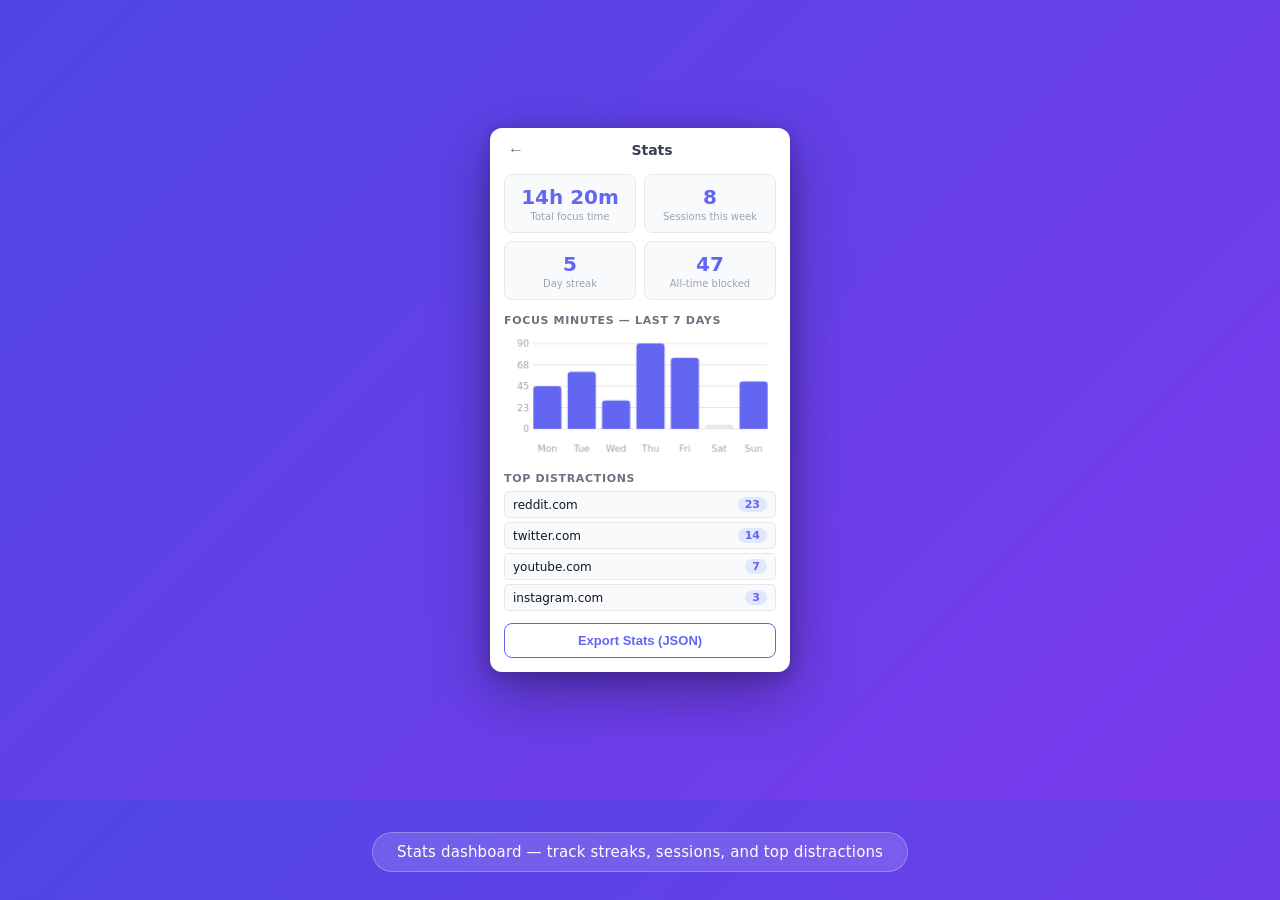
<file: screenshots/screenshot-4-stats.html>
<!DOCTYPE html>
<html lang="en">
<head>
  <meta charset="UTF-8">
  <meta name="viewport" content="width=1280">
  <title>Focus Guard — Screenshot 4: Stats</title>
  <style>
    *, *::before, *::after { box-sizing: border-box; margin: 0; padding: 0; }
    html, body { width: 1280px; height: 800px; overflow: hidden; }
    body {
      display: flex;
      align-items: center;
      justify-content: center;
      background: linear-gradient(135deg, #4f46e5 0%, #7c3aed 100%);
      font-family: -apple-system, BlinkMacSystemFont, 'Segoe UI', system-ui, sans-serif;
    }

    .popup-wrap {
      width: 300px;
      background: #fff;
      border-radius: 12px;
      box-shadow: 0 20px 60px rgba(0,0,0,0.35), 0 4px 16px rgba(0,0,0,0.2);
      overflow: hidden;
    }

    .popup-wrap {
      --indigo: #6366f1;
      --indigo-dark: #4f46e5;
      --indigo-light: #e0e7ff;
      --green: #22c55e;
      --red: #ef4444;
      --gray-50: #f9fafb;
      --gray-100: #f3f4f6;
      --gray-200: #e5e7eb;
      --gray-400: #9ca3af;
      --gray-500: #6b7280;
      --gray-700: #374151;
      --gray-900: #111827;
      --radius: 8px;
      --radius-sm: 5px;
      font-size: 13px;
      color: var(--gray-900);
    }

    .view { padding: 12px 14px 14px; }

    /* Header */
    .header {
      display: flex;
      align-items: center;
      justify-content: space-between;
      margin-bottom: 14px;
    }
    .icon-btn {
      background: transparent;
      border: none;
      cursor: pointer;
      font-size: 16px;
      padding: 2px 4px;
      color: var(--gray-500);
      line-height: 1;
      border-radius: var(--radius-sm);
    }
    .view-title {
      font-weight: 600;
      font-size: 14px;
      color: var(--gray-700);
    }

    /* Stats summary grid */
    .stats-summary {
      display: grid;
      grid-template-columns: 1fr 1fr;
      gap: 8px;
      margin-bottom: 14px;
    }
    .summary-card {
      background: var(--gray-50);
      border: 1px solid var(--gray-200);
      border-radius: var(--radius);
      padding: 10px;
      text-align: center;
    }
    .summary-value {
      font-size: 20px;
      font-weight: 700;
      color: var(--indigo);
      font-variant-numeric: tabular-nums;
    }
    .summary-label {
      font-size: 10px;
      color: var(--gray-400);
      margin-top: 2px;
    }

    /* Sections */
    .section { margin-bottom: 12px; }
    .section-label {
      font-size: 11px;
      font-weight: 600;
      color: var(--gray-500);
      text-transform: uppercase;
      letter-spacing: 0.06em;
      margin-bottom: 6px;
    }

    #stats-chart {
      display: block;
      width: 100%;
      height: auto;
      border-radius: var(--radius-sm);
    }

    /* Site list */
    .site-list {
      list-style: none;
      display: flex;
      flex-direction: column;
      gap: 4px;
      max-height: 140px;
      overflow-y: auto;
    }
    .site-item {
      display: flex;
      align-items: center;
      justify-content: space-between;
      background: var(--gray-50);
      border: 1px solid var(--gray-200);
      border-radius: var(--radius-sm);
      padding: 5px 8px;
      font-size: 12px;
    }
    .site-count {
      font-size: 11px;
      font-weight: 600;
      color: var(--indigo);
      background: var(--indigo-light);
      padding: 1px 7px;
      border-radius: 12px;
    }

    /* Export button */
    .btn-outline {
      display: block;
      width: 100%;
      padding: 9px;
      background: white;
      color: var(--indigo);
      border: 1.5px solid var(--indigo);
      border-radius: var(--radius);
      font-size: 13px;
      font-weight: 600;
      cursor: pointer;
      text-align: center;
      margin-top: 10px;
    }

    /* Caption bar */
    .caption-bar {
      position: fixed;
      bottom: 28px;
      left: 50%;
      transform: translateX(-50%);
      background: rgba(255,255,255,0.15);
      backdrop-filter: blur(8px);
      color: white;
      font-family: -apple-system, BlinkMacSystemFont, 'Segoe UI', system-ui, sans-serif;
      font-size: 15px;
      font-weight: 500;
      padding: 10px 24px;
      border-radius: 30px;
      letter-spacing: 0.01em;
      white-space: nowrap;
      border: 1px solid rgba(255,255,255,0.25);
    }
  </style>
</head>
<body>
  <div class="popup-wrap">
    <div class="view">
      <!-- Header -->
      <header class="header">
        <button class="icon-btn">←</button>
        <span class="view-title">Stats</span>
        <span></span>
      </header>

      <!-- Summary cards -->
      <div class="stats-summary">
        <div class="summary-card">
          <div class="summary-value">14h 20m</div>
          <div class="summary-label">Total focus time</div>
        </div>
        <div class="summary-card">
          <div class="summary-value">8</div>
          <div class="summary-label">Sessions this week</div>
        </div>
        <div class="summary-card">
          <div class="summary-value">5</div>
          <div class="summary-label">Day streak</div>
        </div>
        <div class="summary-card">
          <div class="summary-value">47</div>
          <div class="summary-label">All-time blocked</div>
        </div>
      </div>

      <!-- Chart section -->
      <div class="section">
        <div class="section-label">Focus minutes — last 7 days</div>
        <canvas id="stats-chart" width="260" height="120"></canvas>
      </div>

      <!-- Top Distractions -->
      <div class="section" style="margin-top: 14px;">
        <div class="section-label">Top Distractions</div>
        <ul class="site-list">
          <li class="site-item">
            <span>reddit.com</span>
            <span class="site-count">23</span>
          </li>
          <li class="site-item">
            <span>twitter.com</span>
            <span class="site-count">14</span>
          </li>
          <li class="site-item">
            <span>youtube.com</span>
            <span class="site-count">7</span>
          </li>
          <li class="site-item">
            <span>instagram.com</span>
            <span class="site-count">3</span>
          </li>
        </ul>
      </div>

      <button class="btn-outline">Export Stats (JSON)</button>
    </div>
  </div>

  <div class="caption-bar">Stats dashboard — track streaks, sessions, and top distractions</div>

  <script>
    const canvas = document.getElementById('stats-chart');
    const ctx = canvas.getContext('2d');

    const days = ['Mon', 'Tue', 'Wed', 'Thu', 'Fri', 'Sat', 'Sun'];
    const values = [45, 60, 30, 90, 75, 0, 50];
    const maxVal = 90;

    const W = canvas.width;
    const H = canvas.height;
    const padLeft = 28;
    const padRight = 8;
    const padTop = 10;
    const padBottom = 28;
    const chartW = W - padLeft - padRight;
    const chartH = H - padTop - padBottom;

    const barCount = values.length;
    const barGap = 6;
    const barW = (chartW - barGap * (barCount - 1)) / barCount;

    // Grid lines
    ctx.strokeStyle = '#e5e7eb';
    ctx.lineWidth = 1;
    const gridLines = 4;
    for (let i = 0; i <= gridLines; i++) {
      const y = padTop + (chartH / gridLines) * i;
      ctx.beginPath();
      ctx.moveTo(padLeft, y);
      ctx.lineTo(W - padRight, y);
      ctx.stroke();
    }

    // Y-axis labels
    ctx.fillStyle = '#9ca3af';
    ctx.font = '9px -apple-system, system-ui, sans-serif';
    ctx.textAlign = 'right';
    for (let i = 0; i <= gridLines; i++) {
      const val = Math.round(maxVal - (maxVal / gridLines) * i);
      const y = padTop + (chartH / gridLines) * i + 3;
      ctx.fillText(val, padLeft - 4, y);
    }

    // Bars
    values.forEach((val, i) => {
      const x = padLeft + i * (barW + barGap);
      const barH = val === 0 ? 4 : (val / maxVal) * chartH;
      const y = padTop + chartH - barH;

      // Bar fill
      ctx.fillStyle = val === 0 ? '#e5e7eb' : '#6366f1';
      const radius = 3;
      ctx.beginPath();
      ctx.moveTo(x + radius, y);
      ctx.lineTo(x + barW - radius, y);
      ctx.quadraticCurveTo(x + barW, y, x + barW, y + radius);
      ctx.lineTo(x + barW, padTop + chartH);
      ctx.lineTo(x, padTop + chartH);
      ctx.lineTo(x, y + radius);
      ctx.quadraticCurveTo(x, y, x + radius, y);
      ctx.closePath();
      ctx.fill();

      // Day labels
      ctx.fillStyle = '#9ca3af';
      ctx.font = '9px -apple-system, system-ui, sans-serif';
      ctx.textAlign = 'center';
      ctx.fillText(days[i], x + barW / 2, H - 6);
    });
  </script>
</body>
</html>
</file>
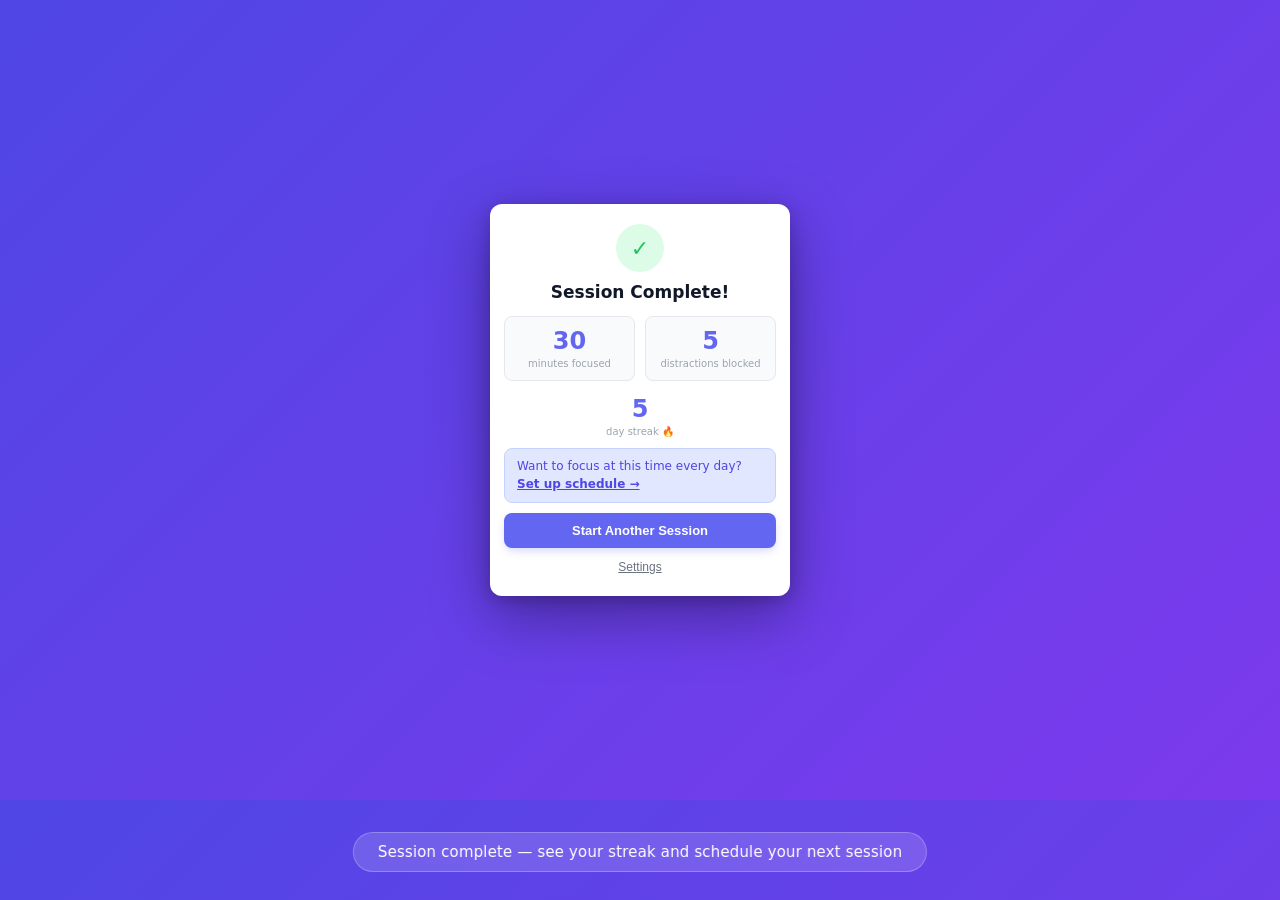
<file: screenshots/screenshot-5-done.html>
<!DOCTYPE html>
<html lang="en">
<head>
  <meta charset="UTF-8">
  <meta name="viewport" content="width=1280">
  <title>Focus Guard — Screenshot 5: Done</title>
  <style>
    *, *::before, *::after { box-sizing: border-box; margin: 0; padding: 0; }
    html, body { width: 1280px; height: 800px; overflow: hidden; }
    body {
      display: flex;
      align-items: center;
      justify-content: center;
      background: linear-gradient(135deg, #4f46e5 0%, #7c3aed 100%);
      font-family: -apple-system, BlinkMacSystemFont, 'Segoe UI', system-ui, sans-serif;
    }

    .popup-wrap {
      width: 300px;
      background: #fff;
      border-radius: 12px;
      box-shadow: 0 20px 60px rgba(0,0,0,0.35), 0 4px 16px rgba(0,0,0,0.2);
      overflow: hidden;
    }

    .popup-wrap {
      --indigo: #6366f1;
      --indigo-dark: #4f46e5;
      --indigo-light: #e0e7ff;
      --green: #22c55e;
      --red: #ef4444;
      --gray-50: #f9fafb;
      --gray-100: #f3f4f6;
      --gray-200: #e5e7eb;
      --gray-400: #9ca3af;
      --gray-500: #6b7280;
      --gray-700: #374151;
      --gray-900: #111827;
      --radius: 8px;
      --radius-sm: 5px;
      font-size: 13px;
      color: var(--gray-900);
    }

    .view { padding: 12px 14px 14px; }

    /* Done icon */
    .done-icon {
      width: 48px;
      height: 48px;
      background: #dcfce7;
      color: var(--green);
      border-radius: 50%;
      display: flex;
      align-items: center;
      justify-content: center;
      font-size: 22px;
      font-weight: 700;
      margin: 8px auto 10px;
    }

    .done-title {
      font-size: 17px;
      font-weight: 700;
      text-align: center;
      color: var(--gray-900);
      margin-bottom: 14px;
    }

    /* Done stats */
    .done-stats {
      display: flex;
      gap: 10px;
      margin-bottom: 14px;
    }
    .done-stat {
      flex: 1;
      text-align: center;
      background: var(--gray-50);
      border: 1px solid var(--gray-200);
      border-radius: var(--radius);
      padding: 10px 8px;
    }
    .done-stat-value {
      display: block;
      font-size: 24px;
      font-weight: 700;
      color: var(--indigo);
      font-variant-numeric: tabular-nums;
    }
    .done-stat-label {
      font-size: 10px;
      color: var(--gray-400);
      margin-top: 2px;
    }

    /* Streak (centered single stat) */
    .done-stat-center {
      text-align: center;
      margin-bottom: 10px;
    }
    .done-stat-center .done-stat-value {
      display: block;
      font-size: 24px;
      font-weight: 700;
      color: var(--indigo);
      font-variant-numeric: tabular-nums;
    }
    .done-stat-center .done-stat-label {
      font-size: 10px;
      color: var(--gray-400);
      margin-top: 2px;
    }

    /* CTA box */
    .done-cta {
      background: var(--indigo-light);
      border: 1px solid #c7d2fe;
      border-radius: var(--radius);
      padding: 9px 12px;
      font-size: 12px;
      color: var(--indigo-dark);
      margin-bottom: 2px;
      line-height: 1.45;
    }
    .done-cta a {
      color: var(--indigo-dark);
      font-weight: 700;
      text-decoration: underline;
      cursor: pointer;
    }

    /* Buttons */
    .btn-primary {
      display: block;
      width: 100%;
      padding: 10px;
      background: var(--indigo);
      color: white;
      border: none;
      border-radius: var(--radius);
      font-size: 13px;
      font-weight: 600;
      cursor: pointer;
      margin-top: 10px;
      box-shadow: 0 4px 10px -2px rgba(99, 102, 241, 0.3);
    }
    .btn-ghost {
      display: block;
      width: 100%;
      padding: 8px;
      background: transparent;
      color: var(--gray-500);
      border: none;
      font-size: 12px;
      cursor: pointer;
      margin-top: 4px;
      text-decoration: underline;
    }

    /* Caption bar */
    .caption-bar {
      position: fixed;
      bottom: 28px;
      left: 50%;
      transform: translateX(-50%);
      background: rgba(255,255,255,0.15);
      backdrop-filter: blur(8px);
      color: white;
      font-family: -apple-system, BlinkMacSystemFont, 'Segoe UI', system-ui, sans-serif;
      font-size: 15px;
      font-weight: 500;
      padding: 10px 24px;
      border-radius: 30px;
      letter-spacing: 0.01em;
      white-space: nowrap;
      border: 1px solid rgba(255,255,255,0.25);
    }
  </style>
</head>
<body>
  <div class="popup-wrap">
    <div class="view">
      <!-- Done icon -->
      <div class="done-icon">✓</div>
      <h2 class="done-title">Session Complete!</h2>

      <!-- Done stats row -->
      <div class="done-stats">
        <div class="done-stat">
          <span class="done-stat-value">30</span>
          <span class="done-stat-label">minutes focused</span>
        </div>
        <div class="done-stat">
          <span class="done-stat-value">5</span>
          <span class="done-stat-label">distractions blocked</span>
        </div>
      </div>

      <!-- Streak -->
      <div class="done-stat-center">
        <span class="done-stat-value">5</span>
        <span class="done-stat-label">day streak 🔥</span>
      </div>

      <!-- CTA -->
      <div class="done-cta">
        Want to focus at this time every day? <a>Set up schedule →</a>
      </div>

      <button class="btn-primary">Start Another Session</button>
      <button class="btn-ghost">Settings</button>
    </div>
  </div>

  <div class="caption-bar">Session complete — see your streak and schedule your next session</div>
</body>
</html>
</file>
<file: extension/popup.css>
/* Focus Guard — Popup Styles */

*, *::before, *::after {
  box-sizing: border-box;
  margin: 0;
  padding: 0;
}

:root {
  --indigo: #6366f1;
  --indigo-dark: #4f46e5;
  --indigo-light: #e0e7ff;
  --green: #22c55e;
  --red: #ef4444;
  --gray-50: #f9fafb;
  --gray-100: #f3f4f6;
  --gray-200: #e5e7eb;
  --gray-400: #9ca3af;
  --gray-500: #6b7280;
  --gray-700: #374151;
  --gray-900: #111827;
  --radius: 8px;
  --radius-sm: 5px;
}

body {
  width: 300px;
  font-family: -apple-system, BlinkMacSystemFont, 'Segoe UI', system-ui, sans-serif;
  font-size: 13px;
  color: var(--gray-900);
  background: #fff;
  overflow-x: hidden;
}

button:focus-visible, input:focus-visible {
  outline: 2px solid var(--indigo);
  outline-offset: 2px;
}

.view { padding: 12px 14px 14px; }
.hidden { display: none !important; }

/* ── Header ── */
.header {
  display: flex;
  align-items: center;
  justify-content: space-between;
  margin-bottom: 14px;
}

.header-active {
  background: var(--indigo-light);
  margin: -12px -14px 14px;
  padding: 10px 14px;
  border-radius: 0 0 var(--radius) var(--radius);
}

.logo {
  display: flex;
  align-items: center;
  gap: 6px;
  font-weight: 700;
  font-size: 14px;
  color: var(--indigo-dark);
}

.logo-icon { font-size: 16px; }

.header-right {
  display: flex;
  align-items: center;
  gap: 6px;
}

.view-title {
  font-weight: 600;
  font-size: 14px;
  color: var(--gray-700);
}

.status-badge {
  font-size: 10px;
  font-weight: 700;
  letter-spacing: 0.08em;
  color: var(--indigo-dark);
  background: white;
  padding: 2px 7px;
  border-radius: 20px;
}

.session-badge {
  font-size: 11px;
  color: var(--gray-500);
  font-weight: 500;
}

/* ── Buttons ── */
.btn-primary {
  display: block;
  width: 100%;
  padding: 10px;
  background: var(--indigo);
  color: white;
  border: none;
  border-radius: var(--radius);
  font-size: 13px;
  font-weight: 600;
  cursor: pointer;
  transition: all 0.15s;
  margin-top: 10px;
  box-shadow: 0 4px 10px -2px rgba(99, 102, 241, 0.3);
}

.btn-primary:active {
  transform: translateY(1px);
  box-shadow: 0 2px 4px -1px rgba(99, 102, 241, 0.3);
}

.btn-primary:hover { background: var(--indigo-dark); }
.btn-primary:disabled { 
  background: var(--gray-400); 
  cursor: default; 
  box-shadow: none; 
  transform: none;
}

.btn-primary.btn-sm {
  width: auto;
  display: inline-block;
  padding: 7px 14px;
  font-size: 12px;
  margin-top: 8px;
}

.btn-secondary {
  display: block;
  width: 100%;
  padding: 9px;
  background: white;
  color: var(--gray-700);
  border: 1.5px solid var(--gray-200);
  border-radius: var(--radius);
  font-size: 13px;
  font-weight: 500;
  cursor: pointer;
  margin-top: 10px;
  transition: border-color 0.15s, color 0.15s;
}

.btn-secondary:hover { border-color: var(--red); color: var(--red); }

.btn-ghost {
  display: block;
  width: 100%;
  padding: 8px;
  background: transparent;
  color: var(--gray-500);
  border: none;
  font-size: 12px;
  cursor: pointer;
  margin-top: 4px;
  text-decoration: underline;
}

.btn-ghost:hover { color: var(--gray-700); }

.btn-outline {
  display: block;
  width: 100%;
  padding: 9px;
  background: white;
  color: var(--indigo);
  border: 1.5px solid var(--indigo);
  border-radius: var(--radius);
  font-size: 13px;
  font-weight: 600;
  cursor: pointer;
  text-align: center;
  text-decoration: none;
  transition: background 0.15s;
}

.btn-outline:hover { background: var(--indigo-light); }


.icon-btn {
  background: transparent;
  border: none;
  cursor: pointer;
  font-size: 16px;
  padding: 2px 4px;
  color: var(--gray-500);
  line-height: 1;
  border-radius: var(--radius-sm);
}

.icon-btn:hover { color: var(--gray-700); background: var(--gray-100); }

/* ── Sections ── */
.section {
  margin-bottom: 12px;
}

.section-label {
  font-size: 11px;
  font-weight: 600;
  color: var(--gray-500);
  text-transform: uppercase;
  letter-spacing: 0.06em;
  margin-bottom: 6px;
}

.section-label.no-margin { margin-bottom: 2px; }

.section-sublabel {
  font-size: 11px;
  color: var(--gray-500);
}

.section-row {
  display: flex;
  align-items: center;
  justify-content: space-between;
  margin-bottom: 8px;
}

/* ── Site list ── */
.site-list {
  list-style: none;
  display: flex;
  flex-direction: column;
  gap: 4px;
  margin-bottom: 6px;
  max-height: 110px;
  overflow-y: auto;
}

.site-list:empty::after {
  content: 'No sites added yet.';
  font-size: 11px;
  color: var(--gray-400);
  padding: 4px 0;
}

.site-item {
  display: flex;
  align-items: center;
  justify-content: space-between;
  background: var(--gray-50);
  border: 1px solid var(--gray-200);
  border-radius: var(--radius-sm);
  padding: 5px 8px;
  font-size: 12px;
}

.site-remove {
  background: transparent;
  border: none;
  cursor: pointer;
  color: var(--gray-400);
  font-size: 14px;
  line-height: 1;
  padding: 4px;
  margin: -4px;
}

.site-remove:hover { color: var(--red); }

.add-site-row {
  display: flex;
  gap: 6px;
}

.site-input {
  flex: 1;
  padding: 6px 9px;
  border: 1.5px solid var(--gray-200);
  border-radius: var(--radius-sm);
  font-size: 12px;
  outline: none;
  transition: border-color 0.15s;
}

.site-input:focus { border-color: var(--indigo); }

.btn-icon-add {
  width: 30px;
  height: 30px;
  background: var(--indigo);
  color: white;
  border: none;
  border-radius: var(--radius-sm);
  font-size: 18px;
  cursor: pointer;
  display: flex;
  align-items: center;
  justify-content: center;
  line-height: 1;
  padding-bottom: 1px;
}

.btn-icon-add:hover { background: var(--indigo-dark); }

/* ── Duration picker ── */
.duration-picker {
  display: flex;
  gap: 6px;
  flex-wrap: wrap;
}

.duration-btn {
  flex: 1;
  padding: 6px 4px;
  background: var(--gray-100);
  border: 1.5px solid var(--gray-200);
  border-radius: var(--radius-sm);
  font-size: 12px;
  font-weight: 500;
  cursor: pointer;
  color: var(--gray-700);
  transition: all 0.15s;
}

.duration-btn:hover { border-color: var(--indigo); color: var(--indigo); }

.duration-btn.active {
  background: var(--indigo-light);
  border-color: var(--indigo);
  color: var(--indigo-dark);
  font-weight: 700;
}

.custom-duration {
  display: flex;
  align-items: center;
  flex: 1;
  background: var(--gray-100);
  border: 1.5px solid var(--gray-200);
  border-radius: var(--radius-sm);
  padding: 0 4px;
  overflow: hidden;
  transition: all 0.15s;
  cursor: text;
}

.custom-duration:focus-within {
  border-color: var(--indigo);
}

.custom-duration.active {
  background: var(--indigo-light);
  border-color: var(--indigo);
  color: var(--indigo-dark);
  font-weight: 700;
}

.duration-input {
  width: 100%;
  min-width: 20px;
  border: none;
  background: transparent;
  font-size: 12px;
  font-weight: 500;
  color: var(--gray-700);
  text-align: right;
  outline: none;
  padding: 0;
  -moz-appearance: textfield;
  appearance: textfield;
}

.duration-input::-webkit-outer-spin-button,
.duration-input::-webkit-inner-spin-button {
  -webkit-appearance: none;
  margin: 0;
}

.custom-duration.active .duration-input {
  color: var(--indigo-dark);
  font-weight: 700;
}

.duration-unit {
  font-size: 12px;
  font-weight: 500;
  color: var(--gray-700);
  padding-left: 2px;
}

.custom-duration.active .duration-unit {
  color: var(--indigo-dark);
}


/* ── Active view ── */
.timer-display {
  text-align: center;
  padding: 20px 0 16px;
}

.countdown {
  font-size: 52px;
  font-weight: 700;
  font-variant-numeric: tabular-nums;
  letter-spacing: -0.02em;
  color: var(--gray-900);
  line-height: 1;
}

.timer-label {
  font-size: 12px;
  color: var(--gray-400);
  margin-top: 4px;
}

.stats-row {
  display: flex;
  align-items: center;
  justify-content: center;
  gap: 0;
  background: var(--gray-50);
  border: 1px solid var(--gray-200);
  border-radius: var(--radius);
  overflow: hidden;
  margin-bottom: 4px;
}

.stat-item {
  flex: 1;
  display: flex;
  flex-direction: column;
  align-items: center;
  padding: 10px 8px;
}

.stat-value {
  font-size: 22px;
  font-weight: 700;
  color: var(--gray-900);
  font-variant-numeric: tabular-nums;
}

.stat-label {
  font-size: 10px;
  color: var(--gray-500);
  margin-top: 2px;
}

.stat-divider {
  width: 1px;
  height: 36px;
  background: var(--gray-200);
}

/* ── Done view ── */
.done-icon {
  width: 48px;
  height: 48px;
  background: #dcfce7;
  color: var(--green);
  border-radius: 50%;
  display: flex;
  align-items: center;
  justify-content: center;
  font-size: 22px;
  font-weight: 700;
  margin: 8px auto 10px;
}

.done-title {
  font-size: 17px;
  font-weight: 700;
  text-align: center;
  color: var(--gray-900);
  margin-bottom: 14px;
}

.done-stats {
  display: flex;
  gap: 10px;
  margin-bottom: 14px;
}

.done-stat {
  flex: 1;
  text-align: center;
  background: var(--gray-50);
  border: 1px solid var(--gray-200);
  border-radius: var(--radius);
  padding: 10px 8px;
}

.done-stat-value {
  display: block;
  font-size: 24px;
  font-weight: 700;
  color: var(--indigo);
  font-variant-numeric: tabular-nums;
}

.done-stat-label {
  font-size: 10px;
  color: var(--gray-400);
  margin-top: 2px;
}


/* ── Settings view ── */
/* ── Mode picker (segmented control) ── */
.mode-picker {
  display: flex;
  gap: 6px;
  margin-bottom: 10px;
}

.mode-btn {
  flex: 1;
  display: flex;
  flex-direction: column;
  align-items: center;
  gap: 2px;
  padding: 8px 6px;
  border: 2px solid var(--gray-200);
  border-radius: var(--radius);
  background: var(--gray-50);
  cursor: pointer;
  transition: all 0.15s;
  text-align: center;
}

.mode-btn:hover { border-color: var(--gray-400); background: var(--gray-100); }

.mode-btn-icon { font-size: 18px; line-height: 1; }

.mode-btn-label {
  font-size: 12px;
  font-weight: 700;
  color: var(--gray-700);
}

.mode-btn-sub {
  font-size: 10px;
  color: var(--gray-400);
  font-weight: 400;
}

/* Active: Blocklist = red tint */
.mode-btn-block.active {
  border-color: #f87171;
  background: #fef2f2;
}
.mode-btn-block.active .mode-btn-label { color: #b91c1c; }
.mode-btn-block.active .mode-btn-sub   { color: #f87171; }

/* Active: Allowlist = green tint */
.mode-btn-allow.active {
  border-color: #4ade80;
  background: #f0fdf4;
}
.mode-btn-allow.active .mode-btn-label { color: #15803d; }
.mode-btn-allow.active .mode-btn-sub   { color: #4ade80; }

/* ── Active view — mid-session site management ── */
.active-sites-section {
  margin: 8px 0 4px;
  border: 1px solid var(--gray-200);
  border-radius: var(--radius);
  overflow: hidden;
}

.active-sites-header {
  display: flex;
  align-items: center;
  justify-content: space-between;
  padding: 7px 10px;
  background: var(--gray-50);
}

.mode-pill {
  font-size: 11px;
  font-weight: 700;
  padding: 2px 8px;
  border-radius: 20px;
}

.mode-pill-block {
  background: #fef2f2;
  color: #b91c1c;
  border: 1px solid #fecaca;
}

.mode-pill-allow {
  background: #f0fdf4;
  color: #15803d;
  border: 1px solid #bbf7d0;
}

.active-sites-toggle {
  background: transparent;
  border: none;
  font-size: 11px;
  color: var(--indigo);
  cursor: pointer;
  padding: 0;
  font-weight: 500;
}

.active-sites-toggle:hover { text-decoration: underline; }

.active-sites-panel {
  padding: 8px 10px 10px;
  border-top: 1px solid var(--gray-200);
  background: white;
}

.site-list-sm {
  max-height: 80px;
  margin-bottom: 6px;
}

/* ── Toggle ── */
.toggle {
  position: relative;
  display: inline-block;
  width: 36px;
  height: 20px;
}

.toggle input { opacity: 0; width: 0; height: 0; }

.toggle-slider {
  position: absolute;
  cursor: pointer;
  inset: 0;
  background: var(--gray-300, #d1d5db);
  border-radius: 20px;
  transition: background 0.2s;
}

.toggle-slider::before {
  content: '';
  position: absolute;
  width: 14px;
  height: 14px;
  left: 3px;
  top: 3px;
  background: white;
  border-radius: 50%;
  transition: transform 0.2s;
  box-shadow: 0 1px 3px rgba(0,0,0,0.2);
}

.toggle input:checked + .toggle-slider { background: var(--indigo); }
.toggle input:checked + .toggle-slider::before { transform: translateX(16px); }

/* ── Schedule options ── */
.schedule-options {
  margin-top: 8px;
  display: flex;
  flex-direction: column;
  gap: 8px;
}

.schedule-row {
  display: flex;
  align-items: center;
  justify-content: space-between;
}

.schedule-label {
  font-size: 12px;
  color: var(--gray-500);
}

.schedule-time-input,
.schedule-select {
  padding: 5px 8px;
  border: 1.5px solid var(--gray-200);
  border-radius: var(--radius-sm);
  font-size: 12px;
  outline: none;
  transition: border-color 0.15s;
}

.schedule-time-input:focus,
.schedule-select:focus { border-color: var(--indigo); }

/* ── Stats view ── */
.stats-summary {
  display: grid;
  grid-template-columns: 1fr 1fr;
  gap: 8px;
  margin-bottom: 14px;
}

.summary-card {
  background: var(--gray-50);
  border: 1px solid var(--gray-200);
  border-radius: var(--radius);
  padding: 10px;
  text-align: center;
}

.summary-value {
  font-size: 20px;
  font-weight: 700;
  color: var(--indigo);
  font-variant-numeric: tabular-nums;
}

.summary-label {
  font-size: 10px;
  color: var(--gray-400);
  margin-top: 2px;
}

#stats-chart {
  display: block;
  width: 100%;
  height: auto;
  border-radius: var(--radius-sm);
}

/* ── Undo toast ── */
.undo-toast {
  position: fixed;
  bottom: 12px;
  left: 50%;
  transform: translateX(-50%);
  background: var(--gray-700);
  color: white;
  font-size: 12px;
  padding: 7px 14px;
  border-radius: 20px;
  display: flex;
  align-items: center;
  gap: 10px;
  z-index: 100;
  white-space: nowrap;
}

.undo-toast-btn {
  background: transparent;
  border: none;
  color: var(--indigo-light);
  font-size: 12px;
  font-weight: 700;
  cursor: pointer;
  padding: 0;
}

/* ── Dark mode ── */
@media (prefers-color-scheme: dark) {
  :root {
    --indigo: #818cf8;
    --indigo-dark: #6366f1;
    --indigo-light: #1e1b4b;
    --green: #4ade80;
    --red: #f87171;
    --gray-50: #1f2937;
    --gray-100: #374151;
    --gray-200: #4b5563;
    --gray-400: #9ca3af;
    --gray-500: #d1d5db;
    --gray-700: #f3f4f6;
    --gray-900: #f9fafb;
  }

  body {
    background: #111827;
    color: #f9fafb;
  }

  .btn-primary {
    box-shadow: 0 4px 10px -2px rgba(99, 102, 241, 0.2);
  }

  .btn-secondary {
    background: #1f2937;
    color: #f3f4f6;
    border-color: #4b5563;
  }

  .btn-outline {
    background: #1f2937;
  }

  .site-item {
    background: #1f2937;
    border-color: #4b5563;
  }

  .summary-card,
  .done-stat {
    background: #1f2937;
    border-color: #4b5563;
  }

  .stats-row {
    background: #1f2937;
    border-color: #4b5563;
  }

  .mode-btn {
    background: #1f2937;
    border-color: #4b5563;
  }

  .active-sites-section {
    border-color: #4b5563;
  }

  .active-sites-header {
    background: #1f2937;
  }

  .active-sites-panel {
    background: #111827;
    border-color: #4b5563;
  }

  .header-active {
    background: #1e1b4b;
  }

  .undo-toast {
    background: #374151;
  }
}
</file>
